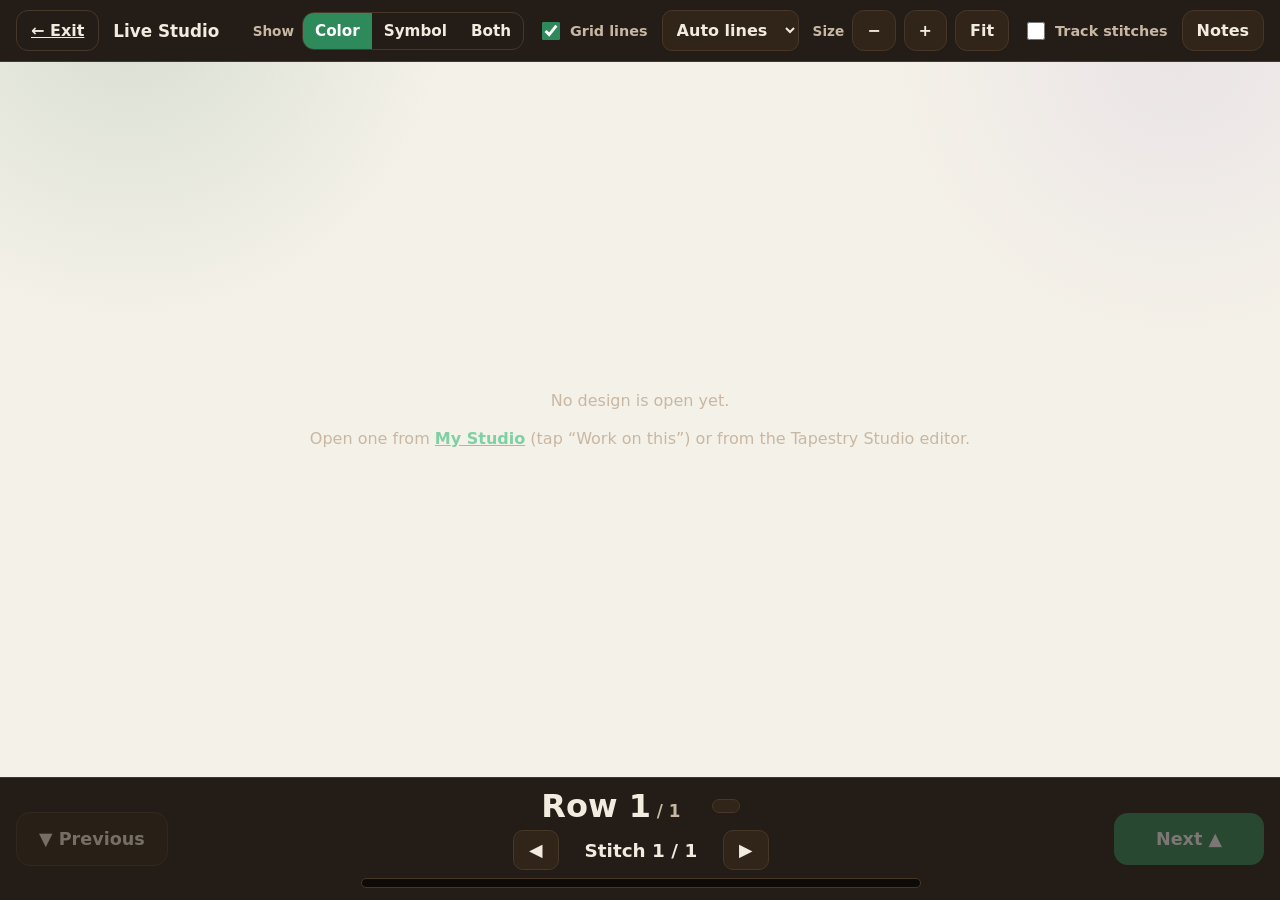
<file: FiberOS V1 Main/live-studio.html>
<!doctype html>
<html lang="en">
<head>
  <meta charset="utf-8">
  <meta name="viewport" content="width=device-width,initial-scale=1,maximum-scale=1">
  <title>FiberOS — Live Studio</title>
  <link rel="stylesheet" href="shared.css">
  <link rel="stylesheet" href="fiberos-green.css">
  <style>
    /* Live Studio: a distraction-free, full-screen follow-along view. Dark by design so
       the active row pops. Reuses the app's project data; it never edits the design. */
    :root{ --ls-bg:#181310; --ls-panel:#241d17; --ls-line:#463729; --ls-ink:#f2ebe0; --ls-muted:#c8b7a3; --ls-accent:#2f8a5b; --ls-ring:#ffd36b; }
    html,body{height:100%}
    body.ls-body{margin:0;background:var(--ls-bg);color:var(--ls-ink);font-family:Inter,ui-sans-serif,system-ui,-apple-system,"Segoe UI",sans-serif;overflow:hidden}
    .ls-app{display:flex;flex-direction:column;height:100vh;height:100dvh}
    /* Top control bar */
    .ls-top{display:flex;align-items:center;gap:14px;flex-wrap:wrap;padding:10px 16px;background:var(--ls-panel);border-bottom:1px solid var(--ls-line)}
    .ls-top .ls-title{font-weight:800;font-size:1.05rem;white-space:nowrap;overflow:hidden;text-overflow:ellipsis;max-width:36vw}
    .ls-spacer{flex:1}
    .ls-ctl{display:flex;align-items:center;gap:8px}
    .ls-ctl label{color:var(--ls-muted);font-size:.85rem;font-weight:700}
    .ls-btn{border:1px solid var(--ls-line);background:#302518;color:var(--ls-ink);border-radius:12px;padding:10px 14px;font-weight:700;cursor:pointer;font-size:1rem}
    .ls-btn:hover{background:#3a2c1d}
    .ls-btn.ghost{background:transparent}
    .ls-seg{display:inline-flex;border:1px solid var(--ls-line);border-radius:12px;overflow:hidden}
    .ls-seg button{border:none;background:transparent;color:var(--ls-ink);padding:9px 12px;font-weight:700;cursor:pointer;font-size:.95rem}
    .ls-seg button.on{background:var(--ls-accent);color:#fff}
    .ls-select{border:1px solid var(--ls-line);background:#302518;color:var(--ls-ink);border-radius:10px;padding:9px 10px;font-weight:700}
    .ls-check{display:inline-flex;align-items:center;gap:7px;color:var(--ls-muted);font-weight:700;font-size:.9rem;cursor:pointer}
    .ls-check input{width:18px;height:18px;accent-color:var(--ls-accent)}
    /* Row recipe: a slim horizontal strip above the grid so the chart gets full width. */
    .ls-counts{display:flex;align-items:center;gap:10px;padding:9px 16px;background:var(--ls-panel);border-bottom:1px solid var(--ls-line);overflow-x:auto;overflow-y:hidden;white-space:nowrap}
    .ls-counts:empty{display:none}
    .ls-chead{flex:none;margin-right:4px;line-height:1.15}
    .ls-chead b{font-size:1.05rem}
    .ls-chead small{display:block;color:var(--ls-muted);font-weight:600;font-size:.76rem}
    .ls-run{flex:none;display:inline-flex;align-items:center;gap:8px;padding:6px 11px;border:1px solid var(--ls-line);border-radius:999px}
    .ls-run .sw{width:24px;height:24px;border-radius:6px;border:1px solid rgba(255,255,255,.25);flex:none;display:grid;place-items:center;font-size:.85rem;color:#111}
    .ls-run .cnt{font-weight:800;font-size:1.05rem}
    .ls-run .nm{font-weight:600}
    /* Main: grid gets everything */
    .ls-main{flex:1;min-height:0;display:flex;padding:12px 16px}
    .ls-gridwrap{flex:1;min-width:0;overflow:auto;background:#0d0a08;border:1px solid var(--ls-line);border-radius:16px;display:flex;justify-content:center;align-items:flex-start}
    #lsCanvas{display:block;image-rendering:pixelated}
    /* Bottom row navigator */
    .ls-bottom{display:flex;align-items:center;gap:14px;padding:12px 16px;background:var(--ls-panel);border-top:1px solid var(--ls-line)}
    .ls-nav{flex:none;border:none;border-radius:14px;padding:16px 22px;font-weight:800;font-size:1.1rem;cursor:pointer;background:var(--ls-accent);color:#fff;min-width:150px}
    .ls-nav.secondary{background:#302518;color:var(--ls-ink);border:1px solid var(--ls-line)}
    .ls-nav:disabled{opacity:.4;cursor:not-allowed}
    .ls-status{flex:1;min-width:0;display:flex;flex-direction:column;align-items:center;gap:8px}
    .ls-statline{display:flex;align-items:center;gap:16px;flex-wrap:wrap;justify-content:center}
    .ls-rownum{font-weight:800;font-size:2rem;line-height:1}
    .ls-rownum small{font-size:1.05rem;color:var(--ls-muted);font-weight:700}
    .ls-dir{font-weight:800;font-size:1.2rem;color:var(--ls-ring);white-space:nowrap}
    .ls-changes{font-weight:700;font-size:1rem;background:#302518;border:1px solid var(--ls-line);border-radius:999px;padding:6px 13px;white-space:nowrap}
    .ls-bar{width:min(560px,85%);height:10px;border-radius:999px;background:#0d0a08;border:1px solid var(--ls-line);overflow:hidden}
    .ls-bar > i{display:block;height:100%;background:var(--ls-accent)}
    .ls-empty{margin:auto;text-align:center;color:var(--ls-muted);padding:40px}
    .ls-empty a{color:#7fd0a4;font-weight:800}
    /* Stitch tracking + notes */
    .ls-stitchline{display:flex;align-items:center;gap:12px;justify-content:center}
    .ls-sbtn{border:1px solid var(--ls-line);background:#302518;color:var(--ls-ink);border-radius:10px;width:46px;height:40px;font-size:1.1rem;font-weight:800;cursor:pointer}
    .ls-sbtn:hover{background:#3a2c1d}
    .ls-stitchnum{font-weight:800;font-size:1.15rem;min-width:140px;text-align:center}
    .ls-rownote{max-width:min(680px,92%);color:#ffe4b0;font-weight:600;font-size:.95rem;background:#33291d;border:1px solid var(--ls-line);border-radius:10px;padding:6px 12px;text-align:center}
    #lsNotesBtn{position:relative}
    #lsNotesBtn.has-notes::after{content:"";position:absolute;top:5px;right:5px;width:9px;height:9px;border-radius:50%;background:var(--ls-accent)}
    .ls-modal{position:fixed;inset:0;background:rgba(0,0,0,.55);display:none;align-items:center;justify-content:center;z-index:50;padding:20px}
    .ls-modal.show{display:flex}
    .ls-modalpanel{background:var(--ls-panel);color:var(--ls-ink);border:1px solid var(--ls-line);border-radius:16px;max-width:520px;width:100%;box-shadow:0 24px 60px rgba(0,0,0,.5);display:flex;flex-direction:column;max-height:86vh}
    .ls-modalhead{display:flex;justify-content:space-between;align-items:center;padding:14px 18px;border-bottom:1px solid var(--ls-line)}
    .ls-modalhead h3{margin:0}
    .ls-modalclose{border:1px solid var(--ls-line);background:#302518;color:var(--ls-ink);border-radius:10px;width:34px;height:34px;font-size:1.1rem;cursor:pointer}
    .ls-modalbody{padding:16px 18px;overflow:auto;display:flex;flex-direction:column;gap:14px}
    .ls-modalbody label{font-weight:700;display:block;margin-bottom:6px}
    .ls-modalbody textarea{width:100%;box-sizing:border-box;min-height:80px;resize:vertical;background:#1b1611;color:var(--ls-ink);border:1px solid var(--ls-line);border-radius:10px;padding:10px;font:inherit}
    @media (max-width: 820px){
      .ls-top .ls-title{max-width:100%}
      .ls-nav{min-width:104px;padding:14px 12px;font-size:1rem}
      .ls-rownum{font-size:1.6rem}
      .ls-dir{font-size:1.05rem}
    }
  </style>
  <link rel="icon" href="favicon.ico" sizes="any">
  <link rel="icon" type="image/png" sizes="32x32" href="favicon-32.png" media="(prefers-color-scheme: light)">
  <link rel="icon" type="image/png" sizes="16x16" href="favicon-16.png" media="(prefers-color-scheme: light)">
  <link rel="icon" type="image/png" sizes="32x32" href="favicon-dark-32.png" media="(prefers-color-scheme: dark)">
  <link rel="icon" type="image/png" sizes="16x16" href="favicon-dark-16.png" media="(prefers-color-scheme: dark)">
  <link rel="apple-touch-icon" href="apple-touch-icon.png">
  <link rel="manifest" href="site.webmanifest">
  <meta name="theme-color" content="#1C4A2E">
</head>
<body class="ls-body">
  <div class="ls-app" id="lsApp">
    <div class="ls-top">
      <a class="ls-btn ghost" id="lsExit" href="my-studio.html">← Exit</a>
      <span class="ls-title" id="lsTitle">Live Studio</span>
      <span class="ls-spacer"></span>
      <div class="ls-ctl">
        <label>Show</label>
        <div class="ls-seg" id="lsDisplay">
          <button data-mode="color" class="on">Color</button>
          <button data-mode="symbol">Symbol</button>
          <button data-mode="both">Both</button>
        </div>
      </div>
      <label class="ls-check"><input type="checkbox" id="lsGridToggle" checked> Grid lines</label>
      <select class="ls-select" id="lsGridColor" title="Grid line color">
        <option value="auto">Auto lines</option>
        <option value="dark">Dark lines</option>
        <option value="light">Light lines</option>
      </select>
      <div class="ls-ctl">
        <label>Size</label>
        <button class="ls-btn" id="lsZoomOut" title="Smaller cells">−</button>
        <button class="ls-btn" id="lsZoomIn" title="Bigger cells">+</button>
        <button class="ls-btn" id="lsFit" title="Fit width">Fit</button>
      </div>
      <label class="ls-check"><input type="checkbox" id="lsStitchToggle"> Track stitches</label>
      <button class="ls-btn" id="lsNotesBtn" title="Notes for this design">Notes</button>
    </div>

    <div class="ls-counts" id="lsCounts"></div>
    <div class="ls-main" id="lsMain">
      <div class="ls-gridwrap" id="lsGridWrap"><canvas id="lsCanvas"></canvas></div>
    </div>

    <div class="ls-bottom">
      <button class="ls-nav secondary" id="lsPrev">▼ Previous</button>
      <div class="ls-status">
        <div class="ls-statline">
          <span class="ls-rownum" id="lsRowNum">Row 1<small> / 1</small></span>
          <span class="ls-dir" id="lsDir"></span>
          <span class="ls-changes" id="lsChanges"></span>
        </div>
        <div class="ls-stitchline" id="lsStitchLine" hidden>
          <button class="ls-sbtn" id="lsStitchPrev" aria-label="Previous stitch">◀</button>
          <span class="ls-stitchnum" id="lsStitchNum">Stitch 1 / 1</span>
          <button class="ls-sbtn" id="lsStitchNext" aria-label="Next stitch">▶</button>
        </div>
        <div class="ls-rownote" id="lsRowNote" hidden></div>
        <div class="ls-bar"><i id="lsBar" style="width:0%"></i></div>
      </div>
      <button class="ls-nav" id="lsNext">Next ▲</button>
    </div>
  </div>

  <div class="ls-modal" id="lsNotesOverlay">
    <div class="ls-modalpanel">
      <div class="ls-modalhead"><h3>Notes</h3><button class="ls-modalclose" id="lsNotesCloseBtn" aria-label="Close">×</button></div>
      <div class="ls-modalbody">
        <div><label for="lsRowNoteInput">Note for Row <span id="lsNoteRowNum">1</span></label><textarea id="lsRowNoteInput" placeholder="e.g. decrease here, switch hooks…"></textarea></div>
        <div><label for="lsDesignNoteInput">Design notes</label><textarea id="lsDesignNoteInput" placeholder="General reminders for this whole design…"></textarea></div>
      </div>
    </div>
  </div>

  <script src="shared.js"></script>
  <script src="app/yarn-weights.js"></script>
  <script src="app/project-schema.js"></script>
  <script src="app/project-migrate.js"></script>
  <script src="app/project-repository.js"></script>
  <script>
  (function(){
    'use strict';
    function $(id){ return document.getElementById(id); }
    function norm(h){ h=String(h==null?'':h).trim(); if(!h) return '#000000'; if(h[0]!=='#') h='#'+h; return h.toUpperCase(); }
    function isBg(hex){ var h=norm(hex); return h==='#FFFFFF' || h==='#FFF' || h==='#FFFAF6'; }
    function lum(hex){ var h=norm(hex).replace('#',''); if(h.length===3) h=h.split('').map(function(c){return c+c;}).join(''); var r=parseInt(h.slice(0,2),16)||0,g=parseInt(h.slice(2,4),16)||0,b=parseInt(h.slice(4,6),16)||0; return (.299*r+.587*g+.114*b); }
    function ink(hex){ return lum(hex) > 150 ? '#1a1a1a' : '#ffffff'; }

    // ---- Load the active project. My Studio sets the rich V1 active; the editor sets the
    // legacy active. A one-shot flag tells us which the user just launched from so we always
    // open the freshest design. ----
    function fromV1(){
      var Repo = window.FiberOSRepo, p = null;
      try { p = Repo && Repo.getActive ? Repo.getActive() : null; } catch(e){}
      if (p && p.chart && Array.isArray(p.chart.grid) && p.chart.grid.length) {
        return { id: p.id || 'active', name: p.name || 'Untitled design', grid: p.chart.grid,
          rowDirection: (p.chart && p.chart.rowDirection) || 'odd-rtl', paletteRaw: (p.palette || []) };
      }
      return null;
    }
    function fromLegacy(){
      var legacy = null;
      try { legacy = JSON.parse(localStorage.getItem('fiberosActiveProject') || 'null'); } catch(e){}
      if (legacy && Array.isArray(legacy.grid) && legacy.grid.length) {
        return { id: legacy.id || 'active', name: legacy.name || 'Untitled design', grid: legacy.grid,
          rowDirection: legacy.rowDirection || 'odd-rtl',
          paletteRaw: (legacy.palette || []).map(function(e){ return { chartHex: e.hex || e.chartHex, displayName: e.name || e.displayName, symbol: e.symbol }; }) };
      }
      return null;
    }
    function loadProject(){
      var from = ''; try { from = sessionStorage.getItem('fiberos_live_from') || ''; } catch(e){}
      return from === 'editor' ? (fromLegacy() || fromV1()) : (fromV1() || fromLegacy());
    }

    var proj = loadProject();
    if (!proj) {
      $('lsMain').innerHTML = '<div class="ls-empty">No design is open yet.<br><br>Open one from <a href="my-studio.html">My Studio</a> (tap “Work on this”) or from the Tapestry Studio editor.</div>';
      $('lsPrev').disabled = true; $('lsNext').disabled = true;
      return;
    }

    var grid = proj.grid;
    var nRows = grid.length;
    var nCols = grid.reduce(function(m,r){ return Math.max(m, r.length); }, 0);
    var rowDir = proj.rowDirection === 'odd-ltr' ? 'odd-ltr' : 'odd-rtl';
    $('lsTitle').textContent = 'Live Studio — ' + proj.name;

    // ---- Color/symbol map (fill missing symbols + names so Symbol view always works) ----
    var SYMBOLS = (window.FiberOSSchema && FiberOSSchema.SYMBOLS) || ['●','▲','■','◆','✚','✦','○','△','□','◇','✕','✱','⬟','⬢','▰','▱'];
    var colorMap = {};
    (proj.paletteRaw || []).forEach(function(e){
      var hex = norm(e.chartHex || e.hex);
      if (!hex) return;
      colorMap[hex] = { hex: hex, name: (e.displayName || e.name || '').trim(), symbol: (e.symbol || '').trim() };
    });
    // distinct grid colors, most-used first (stable symbol assignment)
    var counts = {};
    for (var y=0;y<nRows;y++){ var row=grid[y]; for (var x=0;x<row.length;x++){ var k=norm(row[x]); counts[k]=(counts[k]||0)+1; } }
    var order = Object.keys(counts).sort(function(a,b){ return counts[b]-counts[a]; });
    var symIdx = 0, colIdx = 0;
    order.forEach(function(hex){
      if (!colorMap[hex]) colorMap[hex] = { hex:hex, name:'', symbol:'' };
      if (!colorMap[hex].symbol){ colorMap[hex].symbol = SYMBOLS[symIdx % SYMBOLS.length]; symIdx++; }
      if (!colorMap[hex].name){ colorMap[hex].name = isBg(hex) ? 'Background' : ('Color ' + (++colIdx)); }
    });
    function info(hex){ var k=norm(hex); return colorMap[k] || { hex:k, name:k, symbol:'' }; }

    // ---- Row model. Crochet row 1 = bottom = grid[nRows-1]; rows go up. ----
    function gridIndex(rowNum){ return nRows - rowNum; }
    function rowIsRTL(rowNum){ var isOdd = (rowNum % 2)===1; return (rowDir==='odd-rtl') ? isOdd : !isOdd; }
    function rowRuns(rowNum){
      var cells = (grid[gridIndex(rowNum)] || []).slice();
      if (rowIsRTL(rowNum)) cells.reverse(); // read in the order you crochet it
      var runs = [];
      cells.forEach(function(hex){
        var it = info(hex); var last = runs[runs.length-1];
        if (last && last.hex === it.hex) last.count++;
        else runs.push({ hex: it.hex, name: it.name, symbol: it.symbol, count: 1 });
      });
      return runs;
    }

    // ---- State ----
    var LKEY = 'fiberos.live.' + proj.id;
    var NKEY = LKEY + '.notes';
    function clampRow(n){ return Math.max(1, Math.min(nRows, n || 1)); }
    function loadProgress(){
      var raw = localStorage.getItem(LKEY); if(!raw) return { row:1, stitch:0 };
      try { var v = JSON.parse(raw);
        if (v && typeof v==='object') return { row: clampRow(v.row), stitch: Math.max(0, v.stitch||0) };
        if (typeof v==='number') return { row: clampRow(v), stitch:0 };
      } catch(e){}
      var n = parseInt(raw,10); return { row: isNaN(n)?1:clampRow(n), stitch:0 };
    }
    var _prog = loadProgress();
    var current = _prog.row;
    var stitchIdx = Math.max(0, Math.min(_prog.stitch, nCols-1));
    var stitchOn = false;
    var mode = 'color';           // color | symbol | both
    var showGrid = true;
    var gridColorMode = 'auto';   // auto | dark | light
    var cell = 0;                 // px, 0 = fit width
    var notes = loadNotes();
    function saveProgress(){ try { localStorage.setItem(LKEY, JSON.stringify({ row: current, stitch: stitchIdx })); } catch(e){} }
    function loadNotes(){ try { var v = JSON.parse(localStorage.getItem(NKEY) || 'null'); if(v && typeof v==='object') return { design: v.design||'', rows: v.rows||{} }; } catch(e){} return { design:'', rows:{} }; }
    function saveNotes(){ try { localStorage.setItem(NKEY, JSON.stringify(notes)); } catch(e){} }
    function hasAnyNotes(){ if((notes.design||'').trim()) return true; for(var k in notes.rows){ if((notes.rows[k]||'').trim()) return true; } return false; }
    // Which physical column a given stitch index maps to (stitches are worked in the row's direction).
    function stitchCol(rowNum, idx){ return rowIsRTL(rowNum) ? (nCols-1-idx) : idx; }
    function colToStitch(rowNum, col){ return rowIsRTL(rowNum) ? (nCols-1-col) : col; }
    function advanceStitch(dir){
      if(!stitchOn) return;
      var ni = stitchIdx + dir;
      if (ni >= nCols){ if(current < nRows){ current++; stitchIdx = 0; } else { stitchIdx = nCols-1; } }
      else if (ni < 0){ if(current > 1){ current--; stitchIdx = nCols-1; } else { stitchIdx = 0; } }
      else { stitchIdx = ni; }
      saveProgress(); refresh(true);
    }

    // ---- Sizing ----
    function fitCell(){ var wrap=$('lsGridWrap'); var avail = wrap.clientWidth - 4; return Math.max(6, Math.min(64, Math.floor(avail / Math.max(1,nCols)))); }
    function effectiveCell(){ return cell > 0 ? cell : fitCell(); }

    // ---- Draw ----
    var canvas = $('lsCanvas'), ctx = canvas.getContext('2d');
    function alphaFor(rowNum){ if (rowNum===current) return 1; var d=Math.abs(rowNum-current); return d===1 ? 0.42 : 0.07; }
    function gridStroke(hex){
      if (gridColorMode==='dark') return 'rgba(0,0,0,.5)';
      if (gridColorMode==='light') return 'rgba(255,255,255,.5)';
      return lum(hex) > 150 ? 'rgba(0,0,0,.28)' : 'rgba(255,255,255,.28)';
    }
    function draw(){
      var c = effectiveCell();
      canvas.width = nCols * c; canvas.height = nRows * c;
      ctx.clearRect(0,0,canvas.width,canvas.height);
      ctx.textAlign='center'; ctx.textBaseline='middle';
      var fpx = Math.max(7, Math.floor(c*0.62));
      ctx.font = '700 ' + fpx + 'px Inter, system-ui, sans-serif';
      for (var gi=0; gi<nRows; gi++){
        var rowNum = nRows - gi;
        var a = alphaFor(rowNum);
        var row = grid[gi];
        for (var x=0; x<nCols; x++){
          var hex = norm(row[x] != null ? row[x] : '#FFFAF6');
          var px = x*c, py = gi*c;
          ctx.globalAlpha = a;
          ctx.fillStyle = (mode==='symbol') ? '#fbf7f0' : hex;
          ctx.fillRect(px, py, c, c);
          if (showGrid && c >= 6){ ctx.strokeStyle = gridStroke(mode==='symbol' ? '#fbf7f0' : hex); ctx.lineWidth = 1; ctx.strokeRect(px+0.5, py+0.5, c-1, c-1); }
          if (mode!=='color' && c >= 12){ var it=info(hex); if (it.symbol){ ctx.fillStyle = (mode==='symbol') ? '#1a1a1a' : ink(hex); ctx.fillText(it.symbol, px + c/2, py + c/2 + 1); } }
        }
      }
      // Active-row highlight ring
      ctx.globalAlpha = 1;
      var ay = gridIndex(current) * c;
      ctx.strokeStyle = 'var(--ls-ring)'; ctx.strokeStyle = '#ffd36b';
      ctx.lineWidth = Math.max(2, Math.round(c*0.14));
      ctx.strokeRect(0 + ctx.lineWidth/2, ay + ctx.lineWidth/2, nCols*c - ctx.lineWidth, c - ctx.lineWidth);
      // Single-stitch cursor (when tracking stitches)
      if (stitchOn){
        var scol = stitchCol(current, stitchIdx);
        var sx = scol*c, sy = gridIndex(current)*c;
        ctx.globalAlpha = 1;
        ctx.fillStyle = 'rgba(57,208,255,.30)'; ctx.fillRect(sx, sy, c, c);
        ctx.strokeStyle = '#39d0ff'; ctx.lineWidth = Math.max(2, Math.round(c*0.18));
        ctx.strokeRect(sx + ctx.lineWidth/2, sy + ctx.lineWidth/2, c - ctx.lineWidth, c - ctx.lineWidth);
      }
    }

    function scrollToActive(){
      var wrap=$('lsGridWrap'); var c=effectiveCell();
      var target = gridIndex(current)*c + c/2 - wrap.clientHeight/2;
      wrap.scrollTop = Math.max(0, target);
    }

    function renderCounts(){
      var runs = rowRuns(current);
      var html = '';
      runs.forEach(function(r){
        var sym = (mode!=='color' && r.symbol) ? r.symbol : '';
        html += '<span class="ls-run">' +
          '<span class="sw" style="background:' + r.hex + ';color:' + ink(r.hex) + '">' + (sym||'') + '</span>' +
          '<span class="cnt">' + r.count + '</span>' +
          '<span class="nm">' + (r.name || r.hex) + '</span>' +
        '</span>';
      });
      $('lsCounts').innerHTML = html;
      var ch = $('lsChanges'); if (ch) ch.textContent = runs.length + ' color change' + (runs.length===1?'':'s');
    }

    function updateNav(){
      $('lsRowNum').innerHTML = 'Row ' + current + '<small> / ' + nRows + '</small>';
      $('lsDir').textContent = rowIsRTL(current) ? '← Right to Left' : 'Left to Right →';
      $('lsBar').style.width = (100 * current / nRows) + '%';
      $('lsPrev').disabled = current <= 1;
      $('lsNext').disabled = current >= nRows;
      var sl = $('lsStitchLine');
      if (sl){ sl.hidden = !stitchOn; }
      if (stitchOn){ var sn = $('lsStitchNum'); if(sn) sn.textContent = 'Stitch ' + (stitchIdx+1) + ' / ' + nCols; }
      var rn = $('lsRowNote');
      if (rn){ var note = (notes.rows[current] || '').trim(); if(note){ rn.hidden = false; rn.textContent = 'Row note: ' + note; } else { rn.hidden = true; rn.textContent = ''; } }
    }

    function refresh(reScroll){ draw(); renderCounts(); updateNav(); if (reScroll) scrollToActive(); }
    function goto(n){ var t = clampRow(n); if (t===current){ return; } current = t; stitchIdx = 0; saveProgress(); refresh(true); }

    // ---- Controls ----
    $('lsNext').onclick = function(){ goto(current+1); };
    $('lsPrev').onclick = function(){ goto(current-1); };
    document.addEventListener('keydown', function(e){
      if (document.getElementById('lsNotesOverlay').classList.contains('show')) return; // typing a note
      if (e.key==='ArrowUp'){ e.preventDefault(); goto(current+1); }
      else if (e.key==='ArrowDown'){ e.preventDefault(); goto(current-1); }
      else if (e.key==='ArrowRight'){ if(stitchOn){ e.preventDefault(); advanceStitch(1); } }
      else if (e.key==='ArrowLeft'){ if(stitchOn){ e.preventDefault(); advanceStitch(-1); } }
    });
    // Tap a cell: jump to that row (and, when tracking stitches, that stitch).
    canvas.addEventListener('click', function(e){
      var rect = canvas.getBoundingClientRect();
      var c = effectiveCell();
      var gi = Math.floor((e.clientY - rect.top) * (canvas.height/rect.height) / c);
      var col = Math.floor((e.clientX - rect.left) * (canvas.width/rect.width) / c);
      var rowNum = clampRow(nRows - gi);
      if (stitchOn){ current = rowNum; stitchIdx = Math.max(0, Math.min(nCols-1, colToStitch(rowNum, col))); saveProgress(); refresh(true); }
      else { goto(rowNum); }
    });
    // Display mode
    $('lsDisplay').querySelectorAll('button').forEach(function(b){
      b.onclick = function(){ mode = b.dataset.mode; $('lsDisplay').querySelectorAll('button').forEach(function(x){ x.classList.toggle('on', x===b); }); draw(); renderCounts(); };
    });
    $('lsGridToggle').onchange = function(){ showGrid = this.checked; draw(); };
    $('lsGridColor').onchange = function(){ gridColorMode = this.value; draw(); };
    $('lsZoomIn').onclick = function(){ cell = Math.min(64, effectiveCell()+4); refresh(true); };
    $('lsZoomOut').onclick = function(){ cell = Math.max(6, effectiveCell()-4); refresh(true); };
    $('lsFit').onclick = function(){ cell = 0; refresh(true); };
    window.addEventListener('resize', function(){ if (cell===0) refresh(true); });

    // ---- Stitch tracking toggle + stepper ----
    $('lsStitchToggle').onchange = function(){ stitchOn = this.checked; if(stitchOn) stitchIdx = Math.max(0, Math.min(stitchIdx, nCols-1)); saveProgress(); refresh(true); };
    $('lsStitchNext').onclick = function(){ advanceStitch(1); };
    $('lsStitchPrev').onclick = function(){ advanceStitch(-1); };

    // ---- Notes (autosaved per design, plus a per-row note) ----
    function refreshNotesUI(){ $('lsNotesBtn').classList.toggle('has-notes', hasAnyNotes()); }
    $('lsNotesBtn').onclick = function(){
      $('lsNoteRowNum').textContent = current;
      $('lsRowNoteInput').value = notes.rows[current] || '';
      $('lsDesignNoteInput').value = notes.design || '';
      $('lsNotesOverlay').classList.add('show');
      setTimeout(function(){ try { $('lsRowNoteInput').focus(); } catch(e){} }, 30);
    };
    $('lsNotesCloseBtn').onclick = function(){ $('lsNotesOverlay').classList.remove('show'); };
    $('lsNotesOverlay').addEventListener('click', function(e){ if(e.target===this) this.classList.remove('show'); });
    $('lsRowNoteInput').addEventListener('input', function(){
      var v = this.value; if(v.trim()) notes.rows[current] = v; else delete notes.rows[current];
      saveNotes(); refreshNotesUI();
      var rn = $('lsRowNote'); var note = (notes.rows[current]||'').trim();
      if(rn){ if(note){ rn.hidden=false; rn.textContent='Row note: '+note; } else { rn.hidden=true; rn.textContent=''; } }
    });
    $('lsDesignNoteInput').addEventListener('input', function(){ notes.design = this.value; saveNotes(); refreshNotesUI(); });
    refreshNotesUI();

    // ---- Screen wake lock (prevent sleep while working). Safe: only affects sleep,
    // silently no-ops if unsupported or blocked. ----
    var wakeLock = null;
    function requestWake(){ try { if ('wakeLock' in navigator){ navigator.wakeLock.request('screen').then(function(w){ wakeLock=w; }).catch(function(){ wakeLock=null; }); } } catch(e){ wakeLock=null; } }
    function releaseWake(){ try { if (wakeLock) wakeLock.release(); } catch(e){} wakeLock=null; }
    document.addEventListener('visibilitychange', function(){ if (document.visibilityState==='visible') requestWake(); });
    window.addEventListener('pagehide', releaseWake);
    requestWake();

    // Go
    refresh(true);
  })();
  </script>
</body>
</html>
</file>
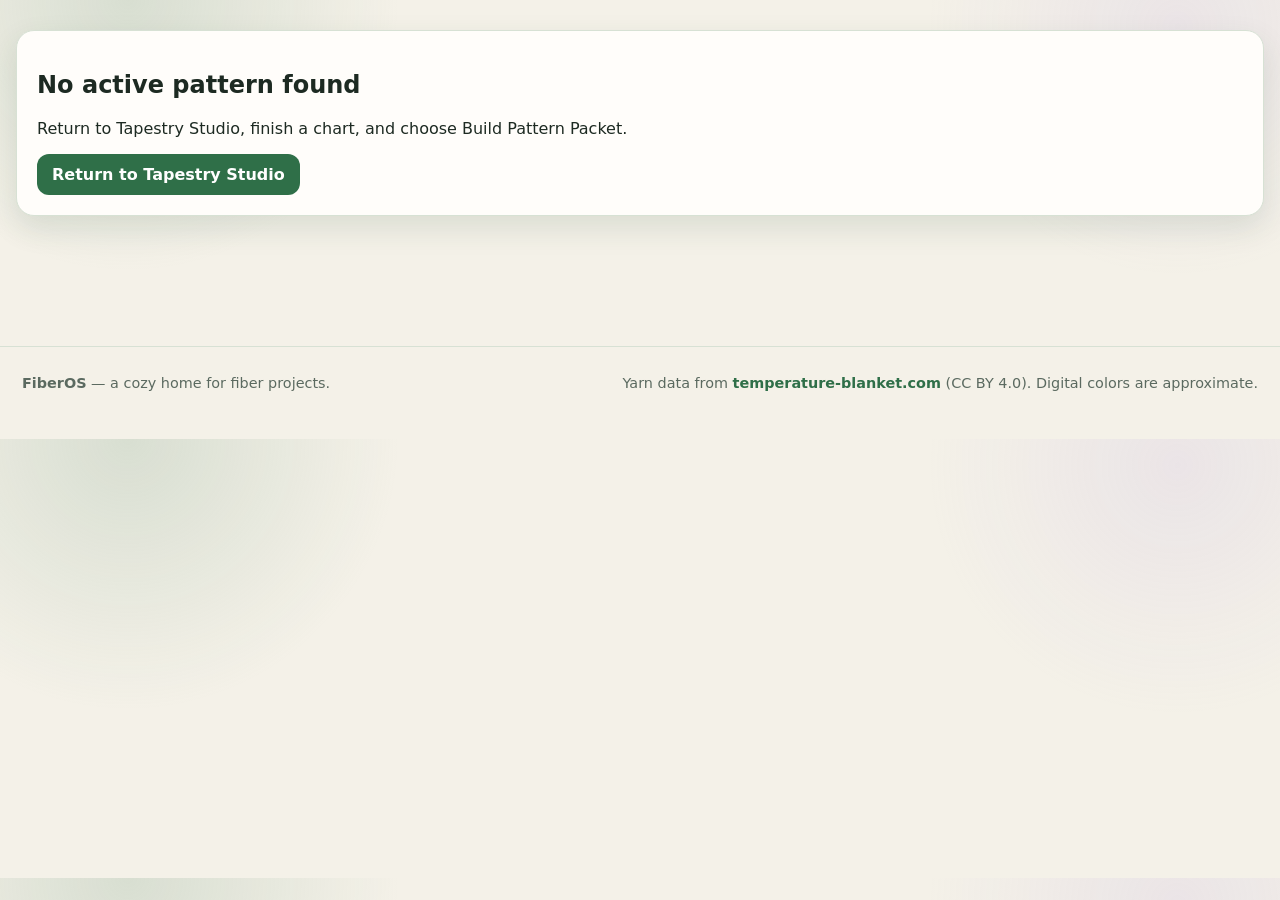
<file: FiberOS V1 Main/pattern-packet.html>
<!doctype html><html><head><meta charset="utf-8"><meta name="viewport" content="width=device-width,initial-scale=1"><title>FiberOS Pattern Packet</title><link rel="stylesheet" href="shared.css">
  <link rel="stylesheet" href="fiberos-green.css"><style>
.chart-stack{display:grid;gap:14px;align-items:start}.chart-stack .chart-canvas{display:block;width:auto;height:auto;max-width:100%;margin:0 auto}.legend{max-width:100%;display:grid;grid-template-columns:repeat(auto-fit,minmax(150px,1fr));gap:4px 12px}.legend h3{grid-column:1/-1}.tile-summary{font-size:.9rem;color:#666}
@media print{
  @page{size:auto;margin:.35in}
  html,body{background:#fff!important}
  .paper{box-sizing:border-box!important;width:100%!important;min-height:0!important;height:auto!important;margin:0!important;padding:.35in!important;box-shadow:none!important;break-after:page!important;page-break-after:always!important;overflow:hidden!important}
  .paper:last-child{break-after:auto!important;page-break-after:auto!important}
  .chart-canvas{max-width:100%!important;max-height:7.1in!important;width:auto!important;height:auto!important;object-fit:contain!important}
  .packet-table{font-size:10px}.packet-table th,.packet-table td{padding:5px!important}
  .instructions{font-size:10px;line-height:1.3}.instructions.large{font-size:15px!important;line-height:1.55!important}.instructions.alt .instruction-row:nth-child(even){background:#eee!important}
}

.yarn-search-wrap{position:relative;margin-top:10px}.yarn-results{position:absolute;z-index:30;left:0;right:0;top:100%;max-height:290px;overflow:auto;background:#fff;border:1px solid var(--line);border-radius:12px;box-shadow:var(--shadow);padding:6px;margin-top:5px}.yarn-result{width:100%;display:grid;grid-template-columns:28px 1fr;gap:9px;align-items:center;text-align:left;border:0;background:transparent;padding:9px;border-radius:9px;cursor:pointer;color:var(--ink)}.yarn-result:hover,.yarn-result:focus{background:var(--surface2)}.yarn-result small{display:block;color:var(--muted);line-height:1.3}.yarn-selected{margin-top:8px;padding:9px;border-radius:10px;background:var(--surface2);font-size:.82rem}.yarn-match-actions{display:flex;gap:7px;flex-wrap:wrap;margin-top:8px}.yarn-empty{padding:12px;color:var(--muted);font-size:.85rem}.setting-preview{margin-top:14px;padding:12px;border:1px solid var(--line);border-radius:12px;background:#fff}.setting-preview strong{display:block;margin-bottom:7px}.setting-preview .sample-row{padding:5px 7px;border-radius:6px;font-family:ui-monospace,SFMono-Regular,Menlo,monospace;font-size:12px}.setting-preview.large .sample-row{font-size:17px;line-height:1.5}.setting-preview.alt .sample-row:nth-child(even){background:#eee}.applied-note{margin-top:9px;color:var(--green);font-size:.82rem;font-weight:800}
</style>  <link rel="icon" href="favicon.ico" sizes="any">
  <link rel="icon" type="image/png" sizes="32x32" href="favicon-32.png" media="(prefers-color-scheme: light)">
  <link rel="icon" type="image/png" sizes="16x16" href="favicon-16.png" media="(prefers-color-scheme: light)">
  <link rel="icon" type="image/png" sizes="32x32" href="favicon-dark-32.png" media="(prefers-color-scheme: dark)">
  <link rel="icon" type="image/png" sizes="16x16" href="favicon-dark-16.png" media="(prefers-color-scheme: dark)">
  <link rel="apple-touch-icon" href="apple-touch-icon.png">
  <link rel="manifest" href="site.webmanifest">
  <meta name="theme-color" content="#1C4A2E">
</head><body>
<header class="top"><div class="topin"><a class="brand" href="index.html"><img src="favicon-32.png" alt="" width="26" height="26" style="vertical-align:-6px;margin-right:9px;border-radius:7px">FiberOS</a><div class="spacer"></div><nav class="nav"><a href="my-studio.html">My Studio</a></nav><button class="btn secondary" id="backToEditorBtn" type="button">← Back to editor</button><button class="btn ghost small js-help" type="button">Help</button><button class="btn" id="printBtn">Print / Save Packet PDF</button></div></header>
<main class="wrap"><section class="hero"><div><span class="pill">Professional pattern packet</span><h1>Customize your pattern packet</h1><div class="sub">Prepare Project Essentials, chart pages, the color key, and written instructions as one complete printable packet.</div></div></section>
<div class="packet-layout"><aside class="controls grid"><section class="card"><h3>Project details</h3><div class="field"><label>Project name</label><input id="projectName"></div><div class="grid two" style="margin-top:12px"><div class="field"><label>Finished width</label><input id="finishedW" placeholder="e.g. 42 in"></div><div class="field"><label>Finished height</label><input id="finishedH" placeholder="e.g. 56 in"></div></div><h3 style="margin-top:18px">Gauge swatch</h3><div class="grid three"><div class="field"><label>Stitches</label><input id="gaugeSt" type="number" min="0"></div><div class="field"><label>Rows</label><input id="gaugeRows" type="number" min="0"></div><div class="field"><label>Measured size</label><input id="gaugeSize" placeholder="4 in"></div></div><div class="field" style="margin-top:12px"><label>Hook size</label><input id="hook" placeholder="Type now or leave blank to write by hand"></div><div class="field" style="margin-top:12px"><label>User notes</label><textarea id="notes" placeholder="Stitch Glossary: SC = single crochet, CH = chain
Additional Supplies: tapestry needle, scissors, stitch markers
User Notes:
Day 1: 2 hours 10 minutes — 12 rows
Day 2: 20 minutes — 1 row"></textarea></div></section>
<section class="card"><h3>Pattern contents</h3><p class="muted" style="margin-top:0">Choose the extra pages included in the finished packet.</p><div class="field" style="margin-top:12px"><label>Project photo</label><input id="projectPhoto" type="file" accept="image/*"></div><label class="row" style="margin-top:12px"><input id="blankGrid" type="checkbox"> Add blank grid page</label><label class="row" style="margin-top:10px"><input id="journalPage" type="checkbox"> Add lined project journal page</label></section>
<section class="card"><h3>Print settings</h3>
<h4>Page setup</h4><div class="field"><label>Visual style</label><select id="theme"><option value="minimal">Minimal</option><option value="modern">Modern</option><option value="dark">Dark</option><option value="printer">Printer-friendly</option></select></div><div class="field" style="margin-top:12px"><label>Orientation</label><select id="orientation"><option value="portrait">Portrait</option><option value="landscape">Landscape</option></select></div>
<h4 style="margin-top:20px">Chart layout</h4><div class="field"><label>Chart page layout</label><select id="chartLayout"><option value="fit" selected>Fit entire chart on one page (Recommended)</option><option value="easy">Easy-to-read pages</option><option value="pocket">Pocket-size pages</option><option value="custom">Custom page layout</option></select></div><div id="layoutReason" class="notice" style="margin-top:12px">Your chart will be scaled to fit one printable chart page.</div><div id="tileSettings" hidden style="margin-top:12px"><div class="grid two"><div class="field"><label>Maximum columns per page</label><input id="tileCols" type="number" min="10" max="200" value="50"></div><div class="field"><label>Maximum rows per page</label><input id="tileRows" type="number" min="10" max="200" value="50"></div></div></div>
<h4 style="margin-top:20px">Chart appearance</h4><div class="field"><label>Chart display</label><select id="chartMode"><option value="color">Color only (Recommended)</option><option value="symbol">Symbols only</option><option value="both">Color + symbols</option></select></div><div class="field" style="margin-top:12px"><label>Legend placement</label><select id="legendPlacement"><option value="top">Above chart (Recommended)</option><option value="bottom">Below chart</option></select></div>
<h4 style="margin-top:20px">Row direction and written instructions</h4>
<div class="field"><label>Row direction</label><select id="rowDirection"><option value="odd-rtl" selected>Odd rows: right to left</option><option value="odd-ltr">Odd rows: left to right</option></select></div>
<div class="field" style="margin-top:12px"><label>Instruction labels</label><select id="instructionMode"><option value="symbol">Symbols only</option><option value="color">Color names only</option><option value="yarn">Yarn names only</option><option value="symbol-color" selected>Symbols + color names</option><option value="symbol-yarn">Symbols + yarn names</option><option value="all">Symbols + color names + yarn names</option></select></div>
<label class="row" style="margin-top:14px"><input id="largeFont" type="checkbox"> Large-font accessibility mode</label><label class="row" style="margin-top:10px"><input id="altRows" type="checkbox"> Alternate shading for written rows</label><label class="row" style="margin-top:10px"><input id="compress" type="checkbox" checked> Compress repeated colors</label><div id="settingsPreview" class="setting-preview"><strong>Live instruction sample</strong><div class="sample-row" id="sampleRow1"></div><div class="sample-row" id="sampleRow2"></div><div id="appliedNote" class="applied-note">Compressed instructions are on.</div></div></section>
<section class="card"><h3>Color details</h3><div id="colorEditor"></div></section></aside><section class="preview-shell" id="preview"></section></div></main>
<script src="shared.js"></script><script src="app/help.js"></script>
<script>
  window.FiberOSHelp && FiberOSHelp.init({
    title: 'Pattern Packet — how this page works',
    intro: 'Customize and print your complete pattern.',
    sections: [
      { h: "What's included", p: 'Project essentials, chart pages, a color key with your matched yarns, and written row-by-row instructions.' },
      { h: 'Page setup', p: 'Choose a visual style and Portrait or Landscape orientation. Larger charts can tile across multiple pages.' },
      { h: 'Chart and legend', p: 'Control the chart layout, the color key/legend, row direction and labels, and turn on large font or shading if it is easier to read while you crochet.' },
      { h: 'Print or save', p: 'Click Print / Save Packet PDF, then choose your printer or "Save as PDF". Written instructions print on a clean white background.' }
    ]
  });
</script>
<script src="yarn-api.js"></script><script src="app/chart-renderer.js"></script><script>
let project=null;try{project=JSON.parse(sessionStorage.getItem('fiberosActiveProject')||'null')}catch{}project=project||FIBER.getActive()||FIBER.getProjects()[0]||null;if(!project?.grid?.length){document.body.innerHTML='<main class="wrap"><section class="card"><h1>No active pattern found</h1><p>Return to Tapestry Studio, finish a chart, and choose Build Pattern Packet.</p><a class="btn" href="studio.html">Return to Tapestry Studio</a></section></main>';throw new Error('No active pattern found');}const $=id=>document.getElementById(id);projectName.value=project.name||'Untitled project';notes.value=project.note||'';(function(){function norm(h){var s=String(h||'').trim().toLowerCase();if(/^#[0-9a-f]{3}$/.test(s))s='#'+s.slice(1).split('').map(function(c){return c+c;}).join('');if(!/^#[0-9a-f]{6}$/.test(s))return String(h||'').toUpperCase();var r=parseInt(s.slice(1,3),16),g=parseInt(s.slice(3,5),16),b=parseInt(s.slice(5,7),16);if(r>=246&&g>=246&&b>=246)return'#FFFFFF';return s.toUpperCase();}if(project.grid&&project.grid.length){project.grid=project.grid.map(function(r){return r.map(norm);});}var nc={};(project.grid||[]).forEach(function(r){r.forEach(function(h){nc[h]=(nc[h]||0)+1;});});if(project.palette&&project.palette.length){var seen={},out=[];project.palette.forEach(function(c){var h=norm(c.hex);if(seen[h]){if(nc[h]!=null)seen[h].count=nc[h];return;}var e=Object.assign({},c,{hex:h,count:nc[h]!=null?nc[h]:(c.count||0)});seen[h]=e;out.push(e);});project.palette=out;}})();let palette=(project.palette?.length?project.palette:FIBER.colors(project.grid)).map((x,i)=>({...x,name:x.name||`Color ${i+1}`,brand:x.brand||'Unassigned',symbol:FIBER.symbols[i%FIBER.symbols.length]}));
let yarnColorways=[];
const yarnApiReady=window.FiberOSYarnAPI.load().then(({colorways})=>{yarnColorways=[...colorways];return yarnColorways}).catch(error=>{console.error(error);return []});
const weightNames={t:'Thread',c:'Cobweb',l:'Lace',lf:'Light Fingering',f:'Fingering',s:'Sport',d:'DK',w:'Worsted',a:'Aran',b:'Bulky',sb:'Super Bulky',j:'Jumbo'};
function norm(v){return String(v||'').toLowerCase().normalize('NFD').replace(/[\u0300-\u036f]/g,'').trim()}
function hexRgb(h){h=String(h||'').replace('#','');return [parseInt(h.slice(0,2),16)||0,parseInt(h.slice(2,4),16)||0,parseInt(h.slice(4,6),16)||0]}
function yarnDistance(a,b){const x=hexRgb(a),y=hexRgb(b);return Math.hypot(x[0]-y[0],x[1]-y[1],x[2]-y[2])}
function yarnLabel(y){return `${y.name} · ${y.brandName} · ${y.yarnName||'Yarn line not listed'} · ${weightNames[y.yarnWeightId]||y.yarnWeightId||'Weight not listed'}`}
function findYarns(query,hex){const q=norm(query),terms=q.split(/\s+/).filter(Boolean);return yarnColorways.map(y=>{const hay=norm(`${y.name} ${y.brandName} ${y.yarnName} ${weightNames[y.yarnWeightId]||''}`);let textScore=0;if(q){if(hay.startsWith(q))textScore+=100;if(hay.includes(q))textScore+=65;terms.forEach(t=>{if(hay.includes(t))textScore+=20})}const dist=yarnDistance(hex,y.hex);return {y,score:(q?textScore*10:0)-dist}}).filter(x=>!q||x.score>-260).sort((a,b)=>b.score-a.score).slice(0,12).map(x=>x.y)}
function selectYarn(i,y){const c=palette[i],oldHex=c.hex;project.grid=project.grid.map(r=>r.map(h=>h.toLowerCase()===oldHex.toLowerCase()?y.hex:h));c.hex=y.hex;c.name=y.name;c.brand=y.brandName;c.yarnName=y.yarnName||'';c.yarnWeightName=weightNames[y.yarnWeightId]||y.yarnWeightId||'';c.href=y.href||'';buildColorEditor();render()}
async function showYarnResults(i,query,closestOnly=false){await yarnApiReady;const box=document.querySelector(`[data-yarn-results="${i}"]`);if(!box)return;const matches=findYarns(closestOnly?'':query,palette[i].hex);box.innerHTML=matches.length?matches.map((y,j)=>`<button type="button" class="yarn-result" data-yarn-pick="${i}" data-yarn-index="${j}"><span class="swatch" style="background:${y.hex}"></span><span><strong>${FIBER.escape(y.name)}</strong><small>${FIBER.escape(y.brandName)} · ${FIBER.escape(y.yarnName||'Yarn line not listed')} · ${FIBER.escape(weightNames[y.yarnWeightId]||y.yarnWeightId||'Weight not listed')} · ${y.hex}</small></span></button>`).join(''):`<div class="yarn-empty">No matching yarns. Try a brand, color name, or yarn line.</div>`;box.hidden=false;box.querySelectorAll('[data-yarn-pick]').forEach((btn,j)=>btn.onclick=()=>selectYarn(i,matches[j]))}
function buildColorEditor(){colorEditor.innerHTML=palette.map((c,i)=>`<div class="card" style="padding:12px;margin-bottom:10px;box-shadow:none"><div class="row"><span class="swatch" style="background:${c.hex}"></span><strong>${c.symbol}</strong><span>${c.count.toLocaleString()} stitches</span></div><div class="yarn-search-wrap"><div class="field"><label>Match an actual yarn</label><input data-yarn-search="${i}" placeholder="Search color, brand, or yarn line" autocomplete="off"></div><div class="yarn-match-actions"><button type="button" class="btn secondary small" data-closest-yarn="${i}">Show closest colors</button></div><div class="yarn-results" data-yarn-results="${i}" hidden></div></div>${c.yarnName?`<div class="yarn-selected"><strong>${FIBER.escape(c.name)}</strong><br>${FIBER.escape(c.brand)} · ${FIBER.escape(c.yarnName)}${c.yarnWeightName?` · ${FIBER.escape(c.yarnWeightName)}`:''}<br>${c.hex}</div>`:''}<div class="grid two" style="margin-top:10px"><div class="field"><label>Color name</label><input data-i="${i}" data-k="name" value="${FIBER.escape(c.name)}"></div><div class="field"><label>Yarn brand</label><input data-i="${i}" data-k="brand" value="${FIBER.escape(c.brand)}"></div></div><div class="field" style="margin-top:10px"><label>Chart / yarn hex</label><input data-i="${i}" data-k="hex" value="${c.hex}"></div></div>`).join('');colorEditor.querySelectorAll('input[data-i]').forEach(inp=>inp.oninput=()=>{palette[+inp.dataset.i][inp.dataset.k]=inp.value;render()});colorEditor.querySelectorAll('[data-yarn-search]').forEach(inp=>{let timer;inp.oninput=()=>{clearTimeout(timer);timer=setTimeout(()=>showYarnResults(+inp.dataset.yarnSearch,inp.value),180)};inp.onfocus=()=>{if(inp.value.trim())showYarnResults(+inp.dataset.yarnSearch,inp.value)}});colorEditor.querySelectorAll('[data-closest-yarn]').forEach(btn=>btn.onclick=()=>showYarnResults(+btn.dataset.closestYarn,'',true))}
function nameFor(hex){return palette.find(c=>c.hex.toLowerCase()===hex.toLowerCase())||{name:hex,brand:'Unassigned',yarnName:'',symbol:'?'}}
function displayLabel(item,mode=instructionMode.value){
  const color=item.name||'Unassigned color';
  const yarn=item.yarnName?[item.brand,item.yarnName].filter(Boolean).join(' · '):(item.brand&&item.brand!=='Unassigned'?item.brand:color);
  if(mode==='symbol')return item.symbol;
  if(mode==='color')return color;
  if(mode==='yarn')return yarn;
  if(mode==='symbol-yarn')return `${item.symbol} (${yarn})`;
  if(mode==='all')return `${item.symbol} (${color} · ${yarn})`;
  return `${item.symbol} (${color})`;
}
function isReverseRow(rowNumber){const oddRTL=rowDirection.value==='odd-rtl';return rowNumber%2===1?oddRTL:!oddRTL}
function rowInstruction(row,rowNumber){const reverse=isReverseRow(rowNumber);const cells=reverse?[...row].reverse():row;const dir=reverse?'←':'→';if(!compress.checked)return `Row ${rowNumber} ${dir}: `+cells.map(x=>displayLabel(nameFor(x))).join(', ');const groups=[];cells.forEach(hex=>{const item=nameFor(hex);const key=item.hex||hex;const last=groups.at(-1);if(last&&last.key===key)last.count++;else groups.push({key,item,count:1})});return `Row ${rowNumber} ${dir}: `+groups.map(g=>`${displayLabel(g.item)} ×${g.count}`).join(', ')}
function drawChart(canvas,grid,mode,fitPage=false,startCol=1,startRow=1,totalRows=grid.length){
  // Delegates to the one canonical renderer (app/chart-renderer.js) so the packet,
  // print, and any future preview all draw identically.
  FiberOSChartRenderer.renderChart(canvas,{
    grid:grid, mode:mode, fitPage:fitPage,
    startCol:startCol, startRow:startRow, totalRows:totalRows,
    rowDirection:rowDirection.value,
    foundationChainMode:(project&&project.foundationChainMode)||'foundation',
    symbolFor:function(hex){return nameFor(hex).symbol;}
  });
}
function luma(hex){const h=hex.replace('#','');const r=parseInt(h.slice(0,2),16),g=parseInt(h.slice(2,4),16),b=parseInt(h.slice(4,6),16);return .2126*r+.7152*g+.0722*b}
function legendHTML(){return `<div class="legend"><h3>Color key</h3>${palette.map(c=>`<div style="display:grid;grid-template-columns:30px 26px 1fr;gap:8px;align-items:center;margin:7px 0"><span class="swatch" style="background:${c.hex}"></span><span class="symbol">${c.symbol}</span><span><strong>${FIBER.escape(c.name)}</strong><br><small>${FIBER.escape(c.brand)}${c.yarnName?' · '+FIBER.escape(c.yarnName):''} · ${c.hex}</small></span></div>`).join('')}</div>`}
function page(cls=''){const el=document.createElement('article');el.className=`paper ${theme.value} ${cls}`;if(orientation.value==='landscape'){el.style.width='1056px';el.style.minHeight='816px'}return el}
function render(){preview.innerHTML='';const cover=page();cover.innerHTML=`<h1>${FIBER.escape(projectName.value||'Untitled project')}</h1><p>${project.grid[0].length} stitches × ${project.grid.length} rows · ${palette.length} colors</p><div class="grid two" style="margin:25px 0"><div><h3>Finished dimensions</h3><p>${FIBER.escape(finishedW.value||'Width: __________')} × ${FIBER.escape(finishedH.value||'Height: __________')}</p></div><div><h3>Gauge and hook</h3><p>${gaugeSt.value||'___'} stitches × ${gaugeRows.value||'___'} rows = ${FIBER.escape(gaugeSize.value||'__________')}</p><p>Hook size: ${FIBER.escape(hook.value||'________________')}</p></div></div><h2>Colors</h2><table class="packet-table"><thead><tr><th>Swatch</th><th>Symbol</th><th>Color</th><th>Hex</th><th>Brand / yarn line</th><th>Stitches</th></tr></thead><tbody>${palette.map(c=>`<tr><td><span class="swatch" style="background:${c.hex}"></span></td><td>${c.symbol}</td><td>${FIBER.escape(c.name)}</td><td>${c.hex}</td><td>${FIBER.escape(c.brand)}${c.yarnName?'<br><small>'+FIBER.escape(c.yarnName)+(c.yarnWeightName?' · '+FIBER.escape(c.yarnWeightName):'')+'</small>':''}</td><td>${c.count.toLocaleString()}</td></tr>`).join('')}</tbody></table><h2 style="margin-top:28px">Notes</h2><p style="white-space:pre-wrap">${FIBER.escape(notes.value||'________________________________________________________________\n\n________________________________________________________________')}</p>`;preview.appendChild(cover);
const rows=project.grid.length,cols=project.grid[0].length;let pageNo=0;
if(chartLayout.value==='fit'){
  pageNo=1;const p=page();const chartBlock=`<canvas class="chart-canvas"></canvas>`;const legendBlock=legendHTML();p.innerHTML=`<h2>Complete chart</h2><p class="tile-summary">Columns 1–${cols} · Rows 1–${rows} · Scaled to fit one page</p><div class="chart-stack">${legendPlacement.value==='top'?legendBlock:''}${chartBlock}${legendPlacement.value!=='top'?legendBlock:''}</div>`;preview.appendChild(p);drawChart(p.querySelector('canvas'),project.grid,chartMode.value,true,1,1,rows)
}else{
  const presets={easy:[75,75],pocket:[40,40],custom:[Math.max(10,+tileCols.value||50),Math.max(10,+tileRows.value||50)]};const [presetCols,presetRows]=presets[chartLayout.value]||presets.custom;const maxCols=presetCols,maxRows=presetRows;const pagesX=Math.ceil(cols/maxCols),pagesY=Math.ceil(rows/maxRows);const tileW=Math.ceil(cols/pagesX),tileH=Math.ceil(rows/pagesY);
  for(let py=0;py<pagesY;py++){for(let px=0;px<pagesX;px++){const x=px*tileW,y=py*tileH;pageNo++;const part=project.grid.slice(y,Math.min(rows,y+tileH)).map(r=>r.slice(x,Math.min(cols,x+tileW)));const p=page();const chartBlock=`<canvas class="chart-canvas"></canvas>`;const legendBlock=legendHTML();p.innerHTML=`<h2>Chart tile ${pageNo} of ${pagesX*pagesY}</h2><p class="tile-summary">Tile ${px+1} of ${pagesX} across · ${py+1} of ${pagesY} down<br>Columns ${x+1}–${Math.min(cols,x+tileW)} · Rows ${y+1}–${Math.min(rows,y+tileH)}</p><div class="chart-stack">${legendPlacement.value==='top'?legendBlock:''}${chartBlock}${legendPlacement.value!=='top'?legendBlock:''}</div>`;preview.appendChild(p);drawChart(p.querySelector('canvas'),part,chartMode.value,false,x+1,y+1,rows)}}
}
const ip=page();ip.innerHTML=`<h2>Written instructions</h2><div class="instructions ${largeFont.checked?'large':''} ${altRows.checked?'alt':''}">${[...project.grid].reverse().map((r,i)=>`<div class="instruction-row">${FIBER.escape(rowInstruction(r,i+1))}</div>`).join('')}</div>`;preview.appendChild(ip)}
function updateSettingControls(){const custom=chartLayout.value==='custom';tileSettings.hidden=!custom;const reasons={fit:'Your chart will be scaled to fit one printable chart page.',easy:'FiberOS will split the chart into larger, evenly sized pages for easier reading.',pocket:'FiberOS will create smaller chart sections that are easier to hold while crocheting.',custom:'Choose the maximum rows and columns shown on each page.'};layoutReason.textContent=reasons[chartLayout.value]||reasons.fit;settingsPreview.classList.toggle('large',largeFont.checked);settingsPreview.classList.toggle('alt',altRows.checked);sampleRow1.textContent=`Row 1 ${isReverseRow(1)?'←':'→'}: ${displayLabel(palette[0]||nameFor('#ffffff'))} ×12, ${displayLabel(palette[1]||palette[0]||nameFor('#ffffff'))} ×6`;sampleRow2.textContent=`Row 2 ${isReverseRow(2)?'←':'→'}: ${displayLabel(palette[0]||nameFor('#ffffff'))} ×8, ${displayLabel(palette[2]||palette[1]||palette[0]||nameFor('#ffffff'))} ×10`;const notes=[];if(largeFont.checked)notes.push('Large type is applied');if(altRows.checked)notes.push('Alternating row shading is applied');notes.push(compress.checked?'Compressed instructions are on':'Every stitch will be written individually');appliedNote.textContent=notes.join(' · ')}['projectName','finishedW','finishedH','gaugeSt','gaugeRows','gaugeSize','hook','notes','theme','orientation','chartMode','legendPlacement','rowDirection','instructionMode','largeFont','altRows','compress','chartLayout','tileCols','tileRows'].forEach(id=>$(id).oninput=()=>{updateSettingControls();render()});printBtn.onclick=()=>window.print();
// Return to the Studio editor with THIS design loaded (so a mistake spotted on the packet
// can be fixed). Mirrors "Open in Studio": raise the open-intent flag the studio bridge reads.
backToEditorBtn.onclick=()=>{try{sessionStorage.setItem('fiberos_studio_open','1');sessionStorage.setItem('fiberos_recovery_asked','1');}catch(e){}location.href='studio.html';};
buildColorEditor();updateSettingControls();render();
</script>

<footer class="fx-footer"><div class="fx-footin"><div><strong>FiberOS</strong> &mdash; a cozy home for fiber projects.</div><div>Yarn data from <a href="https://temperature-blanket.com/" target="_blank" rel="noopener">temperature-blanket.com</a> (CC BY 4.0). Digital colors are approximate.</div></div></footer>
</body></html>
</file>
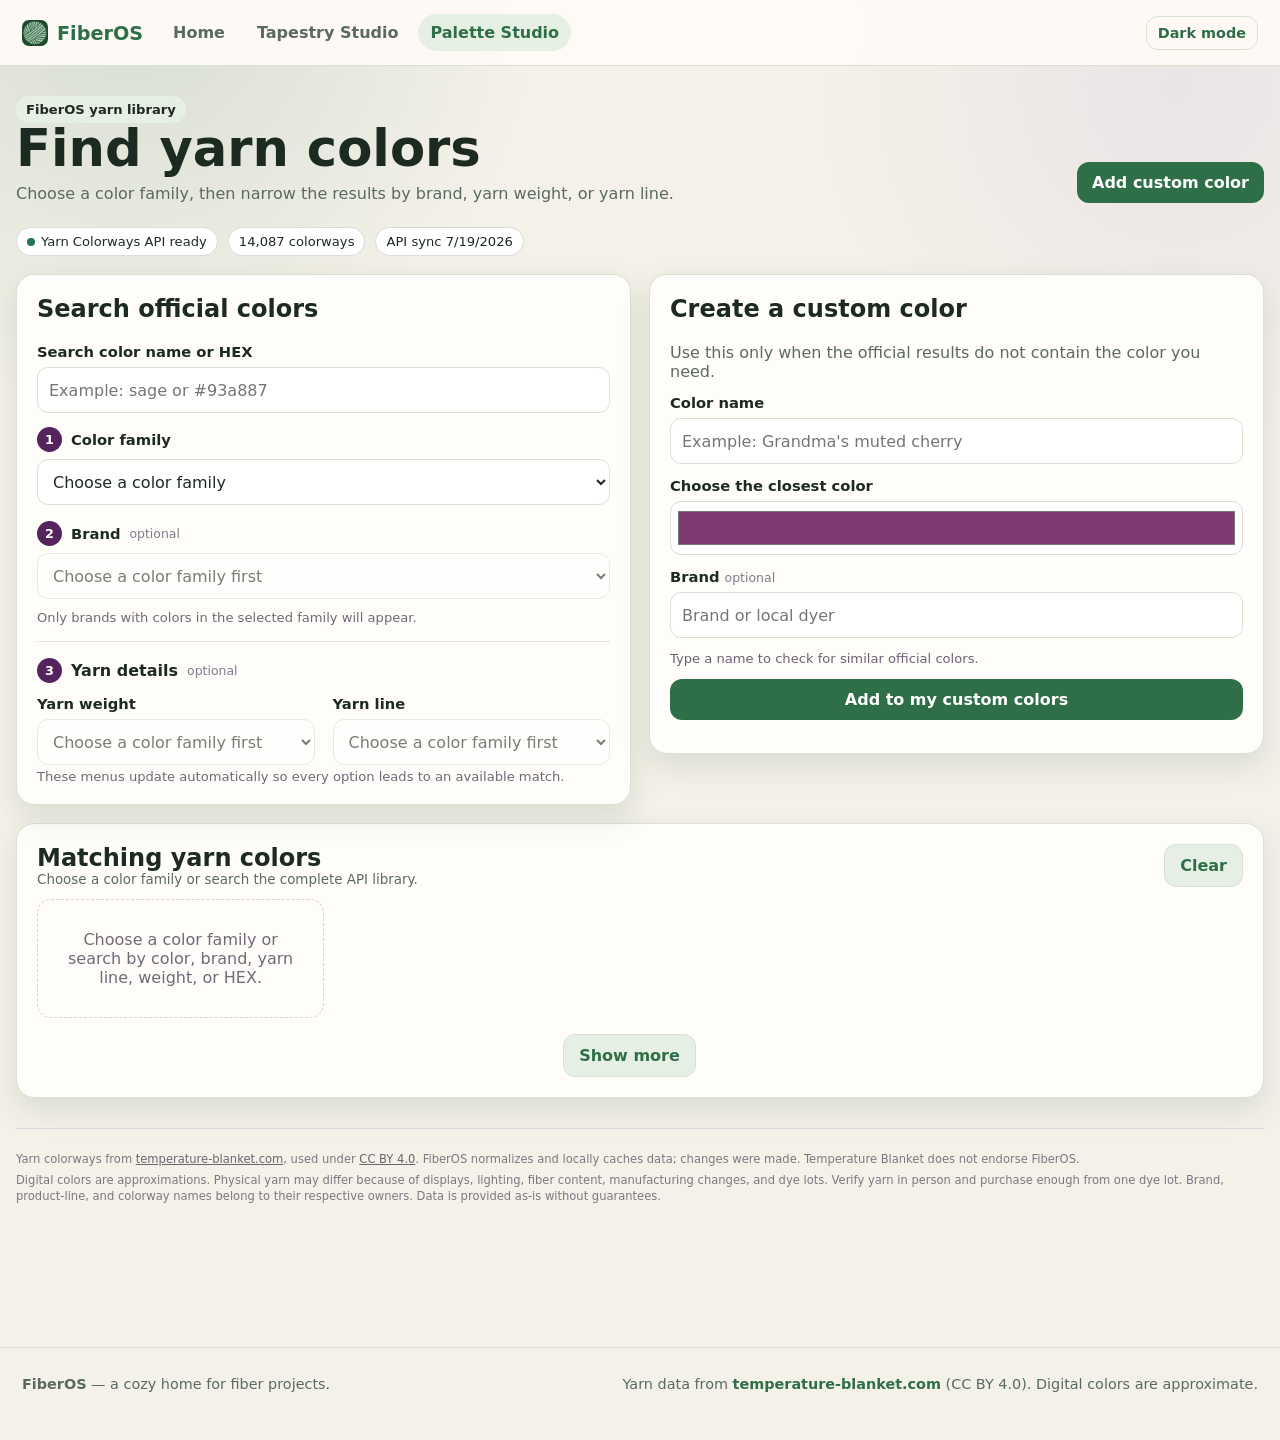
<file: FiberOS V1 Main/yarn-library.html>
<!doctype html>
<html>
<head>
<meta charset="utf-8"><meta name="viewport" content="width=device-width,initial-scale=1">
<title>FiberOS Yarn Library</title><link rel="stylesheet" href="shared.css">
  <link rel="stylesheet" href="fiberos-green.css">
<style>
  .library-meta{display:flex;gap:10px;flex-wrap:wrap;align-items:center;margin:12px 0 0}.meta-chip{border:1px solid #ded8df;border-radius:999px;padding:6px 10px;background:#fff;font-size:.82rem}.status-dot{display:inline-block;width:8px;height:8px;border-radius:50%;margin-right:6px;background:#a96b16}.status-dot.ready{background:#267352}.small{font-size:.84rem}
  .search-stack{display:grid;gap:16px}.step-label{display:flex;align-items:center;gap:9px}.step-number{display:grid;place-items:center;width:25px;height:25px;border-radius:50%;background:#55245d;color:#fff;font-size:.8rem;font-weight:800}.optional{font-weight:500;color:#887889;font-size:.78rem}
  select,input{min-height:46px}.filters{border-top:1px solid #e9e0e7;padding-top:16px}.result-shell{max-height:650px;overflow:auto;padding-right:6px;scrollbar-gutter:stable}.result-grid{display:grid;grid-template-columns:repeat(auto-fill,minmax(235px,1fr));gap:12px}.color-card{border:1px solid #e5dce4;border-radius:14px;background:#fff;padding:13px;display:grid;grid-template-columns:46px 1fr;gap:12px}.color-card .big-swatch{width:46px;height:46px;border-radius:12px;border:1px solid #0002}.result-name{font-weight:800}.result-meta{font-size:.8rem;color:#766777;line-height:1.4}.empty-state{padding:30px;text-align:center;border:1px dashed #ddcfdd;border-radius:14px;color:#766777}.custom-builder{display:grid;gap:13px}.match-note{font-size:.82rem;color:#725f73}.footer-credit{margin-top:30px;padding:18px 0 8px;border-top:1px solid #ded8df;color:#817783;font-size:.72rem;line-height:1.45}.footer-credit p{margin:4px 0}.footer-credit a{color:#6e6470}.countline{display:flex;justify-content:space-between;align-items:center;gap:10px;margin-bottom:12px}.inline-swatch{display:inline-block;width:15px;height:15px;border-radius:4px;vertical-align:-2px;margin-right:6px;border:1px solid #0002}.results-actions{display:flex;justify-content:center;padding-top:16px}.filter-help{margin:4px 0 0;color:#766777;font-size:.82rem}.field select:disabled{opacity:.6;cursor:not-allowed}.availability{font-size:.76rem;color:#887889;margin-left:auto;font-weight:600}.availability-badge{display:inline-flex;margin-top:6px;padding:3px 7px;border-radius:999px;background:#fff3dc;border:1px solid #efd4a5;color:#7a4d12;font-size:.72rem;font-weight:800}
  @media(max-width:760px){.hero{align-items:flex-start}.grid.two{grid-template-columns:1fr}.result-grid{grid-template-columns:1fr}.result-shell{max-height:560px}}
</style>
  <link rel="icon" href="favicon.ico" sizes="any">
  <link rel="icon" type="image/png" sizes="32x32" href="favicon-32.png" media="(prefers-color-scheme: light)">
  <link rel="icon" type="image/png" sizes="16x16" href="favicon-16.png" media="(prefers-color-scheme: light)">
  <link rel="icon" type="image/png" sizes="32x32" href="favicon-dark-32.png" media="(prefers-color-scheme: dark)">
  <link rel="icon" type="image/png" sizes="16x16" href="favicon-dark-16.png" media="(prefers-color-scheme: dark)">
  <link rel="apple-touch-icon" href="apple-touch-icon.png">
  <link rel="manifest" href="site.webmanifest">
  <meta name="theme-color" content="#1C4A2E">
</head>
<body>
<header class="top"><div class="topin"><a class="brand" href="index.html"><img src="favicon-32.png" alt="" width="26" height="26" style="vertical-align:-6px;margin-right:9px;border-radius:7px">FiberOS</a><nav class="nav"><a href="index.html">Home</a><a href="studio.html">Tapestry Studio</a><a class="active" href="palette-studio.html">Palette Studio</a></nav></div></header>
<main class="wrap">
<section class="hero"><div><span class="pill">FiberOS yarn library</span><h1>Find yarn colors</h1><div class="sub">Choose a color family, then narrow the results by brand, yarn weight, or yarn line.</div></div><button class="btn" id="openCustom">Add custom color</button></section>
<div class="library-meta"><span class="meta-chip"><span id="statusDot" class="status-dot"></span><span id="libraryStatus">Loading yarn colors…</span></span><span class="meta-chip" id="recordCount">0 colorways</span><span class="meta-chip" id="lastUpdated">Loading…</span></div>

<div class="grid two" style="margin-top:18px;align-items:start">
<section class="card"><h2>Search official colors</h2><div class="field" style="margin-bottom:14px"><label for="quickSearch">Search color name or HEX</label><input id="quickSearch" placeholder="Example: sage or #93a887"></div>
<div class="search-stack">
  <div class="field"><label class="step-label" for="familySearch"><span class="step-number">1</span>Color family <span class="availability" id="familyAvailability"></span></label><select id="familySearch"><option value="">Choose a color family</option><option>Red</option><option>Pink</option><option>Orange</option><option>Yellow</option><option>Green</option><option>Blue</option><option>Purple</option><option>Brown</option><option>Beige / Cream</option><option>Gray</option><option>Black</option><option>White</option><option>Silver</option><option>Gold</option></select></div>
  <div class="field"><label class="step-label" for="brandSearch"><span class="step-number">2</span>Brand <span class="optional">optional</span><span class="availability" id="brandAvailability"></span></label><select id="brandSearch" disabled><option value="">Choose a color family first</option></select><p class="filter-help">Only brands with colors in the selected family will appear.</p></div>
  <div class="filters"><div class="step-label" style="font-weight:800;margin-bottom:12px"><span class="step-number">3</span>Yarn details <span class="optional">optional</span></div>
    <div class="grid two"><div class="field"><label for="weightSearch">Yarn weight <span class="availability" id="weightAvailability"></span></label><select id="weightSearch" disabled><option value="">Choose a color family first</option></select></div><div class="field"><label for="yarnSearch">Yarn line <span class="availability" id="lineAvailability"></span></label><select id="yarnSearch" disabled><option value="">Choose a color family first</option></select></div></div>
    <p class="filter-help">These menus update automatically so every option leads to an available match.</p>
  </div>
</div></section>
<section class="card"><h2>Create a custom color</h2><div class="custom-builder"><p class="muted" style="margin:0">Use this only when the official results do not contain the color you need.</p><div class="field"><label for="customName">Color name</label><input id="customName" placeholder="Example: Grandma's muted cherry"></div><div class="field"><label for="customHex">Choose the closest color</label><input id="customHex" type="color" value="#7c3a71" style="width:100%;height:54px;padding:5px"></div><div class="field"><label for="customBrand">Brand <span class="optional">optional</span></label><input id="customBrand" placeholder="Brand or local dyer"></div><div id="customMatches" class="match-note">Type a name to check for similar official colors.</div><button class="btn" id="saveCustom" type="button">Add to my custom colors</button><div id="customList"></div></div></section>
</div>

<section class="card" style="margin-top:18px"><div class="countline"><div><h2 style="margin:0">Matching yarn colors</h2><div class="muted small" id="resultSummary">Choose a color family to see available yarn colors.</div></div><button class="btn secondary" id="clearFilters">Clear</button></div><div class="result-shell" id="resultShell"><div id="results" class="result-grid"><div class="empty-state">Choose a color family to begin.</div></div><div class="results-actions"><button class="btn secondary" id="showMore" hidden>Show more</button></div></div></section>

<footer class="footer-credit" aria-label="Yarn data attribution and disclaimer">
<p>Yarn colorways from <a href="https://temperature-blanket.com" target="_blank" rel="noopener">temperature-blanket.com</a>, used under <a href="https://creativecommons.org/licenses/by/4.0/" target="_blank" rel="noopener">CC BY 4.0</a>. FiberOS normalizes and locally caches data; changes were made. Temperature Blanket does not endorse FiberOS.</p>
<p>Digital colors are approximations. Physical yarn may differ because of displays, lighting, fiber content, manufacturing changes, and dye lots. Verify yarn in person and purchase enough from one dye lot. Brand, product-line, and colorway names belong to their respective owners. Data is provided as-is without guarantees.</p>

</footer>
</main>
<script src="shared.js"></script><script src="yarn-api.js"></script>
<script>
const FAMILY_ORDER=['red','pink','orange','yellow','green','blue','purple','brown','beige / cream','gray','black','white','silver','gold'];
const PAGE_SIZE=60;
let official=[],catalog={brands:[],yarns:[],weights:[]},filteredRows=[],visibleCount=PAGE_SIZE;
const $=id=>document.getElementById(id); const esc=v=>FIBER.escape(v||''); const norm=s=>String(s||'').toLowerCase().replace(/[^a-z0-9]/g,'');
function uniqueAlpha(a){return [...new Set(a.filter(Boolean))].sort((x,y)=>x.localeCompare(y,undefined,{sensitivity:'base'}))}
function weightName(x){const map={t:'Thread',c:'Cobweb',l:'Lace',lf:'Light Fingering',f:'Fingering',s:'Sport',d:'DK',w:'Worsted',a:'Aran',b:'Bulky',sb:'Super Bulky',j:'Jumbo',worsted:'Worsted',aran:'Aran',dk:'DK',bulky:'Bulky',fingering:'Fingering'};return x.yarnWeightName||map[x.yarnWeightId]||x.yarnWeightId||'Weight not listed'}
function inferFamily(x){
 if(x.colorFamily)return x.colorFamily.toLowerCase();
 const name=String(x.name||'').toLowerCase(); const n=norm(name);
 if(/multicolor|multi color|rainbow|variegat|ombre|stripe|print|speckle|marled/.test(name))return'multicolor';
 if(/rose gold|champagne|brass|mustard gold|sun gold|golden/.test(name)||/(^|[^a-z])gold([^a-z]|$)/.test(name))return'gold';
 if(/silver|pewter|platinum|metallic gray|metallic grey/.test(name))return'silver';
 let h=(x.hex||'#888888').replace('#','');if(h.length!==6)h='888888';let r=parseInt(h.slice(0,2),16),g=parseInt(h.slice(2,4),16),b=parseInt(h.slice(4,6),16),mx=Math.max(r,g,b),mn=Math.min(r,g,b),delta=mx-mn;
 const light=(mx+mn)/510; let hue=0;if(delta){hue=mx===r?((g-b)/delta)%6:mx===g?(b-r)/delta+2:(r-g)/delta+4;hue=(hue*60+360)%360}
 if(mx<48)return'black'; if(mn>238)return'white';
 if(delta<18){if(light>.88)return'white';if(light<.22)return'black';return'gray'}
 if((hue<20||hue>=340)&&light>.62&&r>b*1.12)return'pink';
 if(hue>=325&&hue<340&&light>.48)return'pink';
 if(hue>=18&&hue<48&&light<.62&&r<210)return'brown';
 if(hue>=15&&hue<55&&light>.72&&delta<90)return'beige / cream';
 if(hue<15||hue>=345)return'red';if(hue<45)return'orange';if(hue<70)return'yellow';if(hue<165)return'green';if(hue<255)return'blue';if(hue<325)return'purple';return'pink';
}
function familyRows(){const f=$('familySearch').value.toLowerCase();return f?official.filter(x=>inferFamily(x)===f):[]}
function setOptions(select,placeholder,items,current=''){select.innerHTML=`<option value="">${esc(placeholder)}</option>`+items.map(x=>`<option>${esc(x)}</option>`).join('');select.disabled=!$('familySearch').value;if(items.includes(current))select.value=current}
function updateDependentMenus(changed){
 const f=$('familySearch').value.toLowerCase();
 if(!f){setOptions($('brandSearch'),'Choose a color family first',[]);setOptions($('weightSearch'),'Choose a color family first',[]);setOptions($('yarnSearch'),'Choose a color family first',[]);['brandAvailability','weightAvailability','lineAvailability','familyAvailability'].forEach(id=>$(id).textContent='');return}
 let base=familyRows();$('familyAvailability').textContent=`${base.length.toLocaleString()} colors`;
 const oldB=$('brandSearch').value,oldW=$('weightSearch').value,oldY=$('yarnSearch').value;
 if(changed==='family'){$('brandSearch').value='';$('weightSearch').value='';$('yarnSearch').value=''}
 const brands=uniqueAlpha(base.filter(x=>(!$('weightSearch').value||weightName(x)===$('weightSearch').value)&&(!$('yarnSearch').value||x.yarnName===$('yarnSearch').value)).map(x=>x.brandName));
 setOptions($('brandSearch'),'All available brands',brands,changed==='family'?'':oldB);
 const b=$('brandSearch').value;
 const weights=uniqueAlpha(base.filter(x=>(!b||x.brandName===b)&&(!$('yarnSearch').value||x.yarnName===$('yarnSearch').value)).map(weightName));
 setOptions($('weightSearch'),'All available weights',weights,changed==='family'?'':oldW);
 const w=$('weightSearch').value;
 const lines=uniqueAlpha(base.filter(x=>(!b||x.brandName===b)&&(!w||weightName(x)===w)).map(x=>x.yarnName));
 setOptions($('yarnSearch'),'All available yarn lines',lines,changed==='family'?'':oldY);
 $('brandAvailability').textContent=`${brands.length} available`;$('weightAvailability').textContent=`${weights.length} available`;$('lineAvailability').textContent=`${lines.length} available`;
}
function getFilteredRows(){const f=$('familySearch').value.toLowerCase(),b=$('brandSearch').value,w=$('weightSearch').value,y=$('yarnSearch').value,q=norm($('quickSearch').value);return official.filter(x=>(!f||inferFamily(x)===f)&&(!b||x.brandName===b)&&(!w||weightName(x)===w)&&(!y||x.yarnName===y)&&(!q||norm([x.name,x.hex,x.brandName,x.yarnName,weightName(x)].join(' ')).includes(q))).sort((a,b)=>a.brandName.localeCompare(b.brandName)||a.yarnName.localeCompare(b.yarnName)||a.name.localeCompare(b.name))}
function renderResults(reset=true){
 if(reset)visibleCount=PAGE_SIZE;const f=$('familySearch').value;
 const q=$('quickSearch').value.trim();if(!f&&!q){filteredRows=[];$('results').innerHTML='<div class="empty-state">Choose a color family or search by color, brand, yarn line, weight, or HEX.</div>';$('resultSummary').textContent='Choose a color family or search the complete API library.';$('showMore').hidden=true;return}
 filteredRows=getFilteredRows();const shown=filteredRows.slice(0,visibleCount);const b=$('brandSearch').value,w=$('weightSearch').value,y=$('yarnSearch').value;
 const filters=[f,b,w,y,q&&`search: ${q}`].filter(Boolean).join(' · ');$('resultSummary').textContent=`${filteredRows.length.toLocaleString()} color${filteredRows.length===1?'':'s'} available${filters?' for '+filters:''}. Showing ${Math.min(shown.length,filteredRows.length).toLocaleString()}.`;
 $('results').innerHTML=shown.length?shown.map(x=>`<article class="color-card"><span class="big-swatch" style="background:${esc(x.hex)}"></span><div><div class="result-name">${esc(x.name)}</div><div class="hex">${esc(x.hex)}</div><div class="result-meta">${esc(x.brandName)} · ${esc(x.yarnName)}<br>${esc(weightName(x))}${x.unavailable?'<br><span class="availability-badge">Discontinued / unavailable</span>':''}</div></div></article>`).join(''):'<div class="empty-state">No official colors match all selected filters. Remove a filter or create a custom color.</div>';
 $('showMore').hidden=shown.length>=filteredRows.length;$('showMore').textContent=`Show ${Math.min(PAGE_SIZE,filteredRows.length-shown.length).toLocaleString()} more`;
}
function applyChange(type){updateDependentMenus(type);renderResults(true)}
function levenshtein(a,b){a=norm(a);b=norm(b);let d=Array.from({length:a.length+1},(_,i)=>[i]);for(let j=1;j<=b.length;j++)d[0][j]=j;for(let i=1;i<=a.length;i++)for(let j=1;j<=b.length;j++)d[i][j]=Math.min(d[i-1][j]+1,d[i][j-1]+1,d[i-1][j-1]+(a[i-1]===b[j-1]?0:1));return d[a.length][b.length]}
function checkCustom(){const q=$('customName').value.trim();if(!q){$('customMatches').textContent='Type a name to check for similar official colors.';return}const best=[...official].map(x=>({x,d:levenshtein(q,x.name)})).sort((a,b)=>a.d-b.d).slice(0,3);$('customMatches').innerHTML=best[0]&&best[0].d<=5?'Did you mean: '+best.map(({x})=>`<span style="white-space:nowrap"><span class="inline-swatch" style="background:${esc(x.hex)}"></span>${esc(x.name)}</span>`).join(' · '):'No close official name found. You can save this as a custom color.'}
function drawCustom(){const c=JSON.parse(localStorage.getItem('fiberosCustomColors')||'[]');$('customList').innerHTML=c.length?'<div style="display:grid;gap:7px">'+c.slice(0,6).map(x=>`<div class="suggestion"><span class="inline-swatch" style="background:${esc(x.hex)}"></span><strong>${esc(x.name)}</strong>${x.brand?' · '+esc(x.brand):''}</div>`).join('')+'</div>':''}
function saveCustom(){const name=$('customName').value.trim();if(!name)return alert('Enter a color name first.');const best=[...official].map(x=>({x,d:levenshtein(name,x.name)})).sort((a,b)=>a.d-b.d)[0];if(best&&best.d<=2&&!confirm(`A similar official color exists: ${best.x.name}. Add a custom color anyway?`))return;const c=JSON.parse(localStorage.getItem('fiberosCustomColors')||'[]');c.unshift({name,hex:$('customHex').value,brand:$('customBrand').value.trim()});localStorage.setItem('fiberosCustomColors',JSON.stringify(c));$('customName').value='';$('customBrand').value='';drawCustom();checkCustom()}
async function load(){try{const {meta,colorways}=await window.FiberOSYarnAPI.load();official=colorways.map(x=>({...x,yarnWeightName:weightName(x)}));$('statusDot').classList.add('ready');$('libraryStatus').textContent='Yarn Colorways API ready';$('recordCount').textContent=`${official.length.toLocaleString()} colorways`;$('lastUpdated').textContent=`API sync ${new Date(meta.syncedAt).toLocaleDateString()}`;($('fixtureNotice')||{}).hidden=true;updateDependentMenus('family');renderResults(true)}catch(e){console.error(e);$('libraryStatus').textContent='Yarn Colorways API unavailable';$('lastUpdated').textContent='Bundled API export failed validation';$('results').innerHTML='<div class="empty-state">FiberOS could not load the Yarn Colorways API export. No alternate yarn source is enabled.</div>'}drawCustom()}
$('familySearch').onchange=()=>applyChange('family');$('brandSearch').onchange=()=>applyChange('brand');$('weightSearch').onchange=()=>applyChange('weight');$('yarnSearch').onchange=()=>applyChange('line');$('showMore').onclick=()=>{visibleCount+=PAGE_SIZE;renderResults(false)};$('customName').oninput=checkCustom;$('saveCustom').onclick=saveCustom;$('openCustom').onclick=()=>{$('customName').focus();window.scrollTo({top:$('customName').getBoundingClientRect().top+scrollY-120,behavior:'smooth'})};$('clearFilters').onclick=()=>{$('familySearch').value='';$('brandSearch').value='';$('weightSearch').value='';$('yarnSearch').value='';updateDependentMenus('family');renderResults(true)};load();
</script>
<script>
(function(){
let compare=[];const favKey='fiberos_yarn_favorites',recentKey='fiberos_yarn_recent';
document.getElementById('quickSearch')?.addEventListener('input',()=>{visibleCount=60;renderResults(true)});
document.getElementById('resultGrid')?.addEventListener('click',e=>{const card=e.target.closest('.color-card');if(!card)return;const name=card.querySelector('.result-name')?.textContent||'',hex=card.querySelector('.big-swatch')?.style.backgroundColor||'';let recent=JSON.parse(localStorage.getItem(recentKey)||'[]');recent=[{name,hex},...recent.filter(x=>x.name!==name)].slice(0,20);localStorage.setItem(recentKey,JSON.stringify(recent));if(e.altKey){compare.push({name,hex});compare=compare.slice(-2);const tray=document.getElementById('compareTray');tray.style.display='block';document.getElementById('compareContent').innerHTML=compare.map(x=>`<div class="color-card"><span class="big-swatch" style="background:${x.hex}"></span><strong>${x.name}</strong></div>`).join('')}});
})();
</script>
<footer class="fx-footer"><div class="fx-footin"><div><strong>FiberOS</strong> &mdash; a cozy home for fiber projects.</div><div>Yarn data from <a href="https://temperature-blanket.com/" target="_blank" rel="noopener">temperature-blanket.com</a> (CC BY 4.0). Digital colors are approximate.</div></div></footer>
</body></html>
</file>
<file: FiberOS V1 Main/shared.css>
:root{--bg:#f6efe9;--surface:#fffaf6;--surface2:#f3e8f0;--ink:#2d1631;--muted:#70596f;--aub:#4a1f4f;--plum:#7c3a71;--pink:#c13f8a;--coral:#e97d6f;--line:#e7d9e2;--green:#2a7d58;--shadow:0 12px 30px rgba(74,31,79,.12);--r:18px}*{box-sizing:border-box}body{margin:0;font-family:Inter,ui-sans-serif,system-ui,-apple-system,"Segoe UI",sans-serif;background:radial-gradient(circle at 10% 0%,rgba(217,184,234,.3),transparent 22%),var(--bg);color:var(--ink)}button,input,select,textarea{font:inherit}a{color:inherit}.top{position:sticky;top:0;z-index:20;background:rgba(255,250,246,.94);backdrop-filter:blur(12px);border-bottom:1px solid var(--line)}.topin{max-width:1400px;margin:auto;padding:14px 22px;display:flex;align-items:center;gap:18px}.brand{font-weight:900;color:var(--aub);font-size:1.2rem;text-decoration:none}.nav{display:flex;gap:8px;flex-wrap:wrap}.nav a{text-decoration:none;padding:9px 12px;border-radius:999px;color:var(--muted);font-weight:750}.nav a.active,.nav a:hover{background:var(--surface2);color:var(--aub)}.spacer{flex:1}.btn{border:0;border-radius:12px;padding:11px 15px;font-weight:800;cursor:pointer;background:var(--aub);color:white;text-decoration:none;display:inline-flex;align-items:center;justify-content:center;gap:8px}.btn.secondary{background:var(--surface2);color:var(--aub);border:1px solid var(--line)}.btn.ghost{background:transparent;color:var(--aub);border:1px solid var(--line)}.btn.small{padding:8px 11px;font-size:.9rem}.wrap{max-width:1400px;margin:auto;padding:30px 22px 70px}.hero{display:flex;justify-content:space-between;align-items:end;gap:22px;margin-bottom:24px}.hero h1{font-size:clamp(2rem,4vw,3.5rem);margin:0 0 10px;line-height:1}.sub,.muted{color:var(--muted)}.grid{display:grid;gap:18px}.cards{grid-template-columns:repeat(3,minmax(0,1fr))}.card{background:var(--surface);border:1px solid var(--line);border-radius:var(--r);box-shadow:var(--shadow);padding:20px}.card h2,.card h3{margin-top:0}.row{display:flex;gap:12px;align-items:center;flex-wrap:wrap}.field{display:grid;gap:7px}.field label{font-weight:800;font-size:.92rem}.field input,.field select,.field textarea{width:100%;padding:11px;border:1px solid var(--line);border-radius:11px;background:white;color:var(--ink)}.field textarea{min-height:110px;resize:vertical}.two{grid-template-columns:repeat(2,minmax(0,1fr))}.three{grid-template-columns:repeat(3,minmax(0,1fr))}.pill{display:inline-flex;border-radius:999px;padding:6px 10px;background:var(--surface2);font-weight:800;font-size:.82rem}.project-grid{display:grid;grid-template-columns:repeat(auto-fill,minmax(250px,1fr));gap:18px}.project{overflow:hidden}.thumb{aspect-ratio:4/3;border-radius:14px;background:linear-gradient(135deg,#ead8eb,#f5d5cd);display:grid;place-items:center;margin-bottom:14px;position:relative}.thumb canvas{max-width:100%;max-height:100%;image-rendering:pixelated}.meta{display:flex;justify-content:space-between;gap:10px;color:var(--muted);font-size:.88rem}.empty{padding:50px;text-align:center;border:2px dashed var(--line);border-radius:var(--r);color:var(--muted)}.tablewrap{overflow:auto}.table{width:100%;border-collapse:collapse}.table th,.table td{padding:12px;border-bottom:1px solid var(--line);text-align:left}.swatch{width:30px;height:30px;border-radius:8px;border:1px solid rgba(0,0,0,.12);display:inline-block;vertical-align:middle}.notice{padding:14px 16px;border-radius:14px;background:#fff3dc;border:1px solid #efd4a5}.ok{background:#e9f6ef;border-color:#b7dfca}.tabs{display:flex;gap:8px;flex-wrap:wrap;margin-bottom:18px}.tab{border:1px solid var(--line);background:white;padding:9px 13px;border-radius:999px;cursor:pointer;font-weight:800}.tab.active{background:var(--aub);color:white}.hidden{display:none!important}.packet-layout{display:grid;grid-template-columns:360px minmax(0,1fr);gap:20px;align-items:start}.preview-shell{background:#d7d2d8;border-radius:18px;padding:18px;overflow:auto;min-height:700px}.paper{width:816px;min-height:1056px;margin:0 auto 18px;background:white;color:#222;box-shadow:0 8px 25px rgba(0,0,0,.18);padding:48px;position:relative}.paper.modern{border-top:18px solid #6d3a73}.paper.dark{background:#222;color:#f8f5f1}.paper.printer{box-shadow:none}.paper h1,.paper h2{margin-top:0}.packet-table{width:100%;border-collapse:collapse}.packet-table th,.packet-table td{border:1px solid #bbb;padding:8px}.chart-wrap{display:flex;gap:14px;align-items:flex-start}.legend{min-width:180px}.chart-canvas{max-width:100%;image-rendering:pixelated;border:1px solid #777}.instructions{font-family:ui-monospace,SFMono-Regular,Menlo,monospace;white-space:pre-wrap;line-height:1.55}.instructions.large{font-size:18px}.instructions.alt .instruction-row:nth-child(even){background:#eee}.paper.dark .instructions.alt .instruction-row:nth-child(even){background:#333}.instruction-row{padding:4px 6px}.symbol{font-weight:900}.suggestions{border:1px solid var(--line);border-radius:12px;background:white;overflow:hidden}.suggestion{padding:10px 12px;border-bottom:1px solid var(--line);cursor:pointer}.suggestion:last-child{border:0}.suggestion:hover{background:var(--surface2)}@media(max-width:1000px){.cards,.three,.two{grid-template-columns:1fr}.packet-layout{grid-template-columns:1fr}.paper{transform-origin:top left;transform:scale(.72);margin-bottom:-280px}.hero{align-items:start;flex-direction:column}}@media print{.top,.controls,.no-print{display:none!important}.wrap{max-width:none;padding:0}.preview-shell{background:white;padding:0;overflow:visible}.paper{box-shadow:none;margin:0;page-break-after:always;width:auto;min-height:auto}.paper:last-child{page-break-after:auto}}


/* Milestone 1 approved polish */
.theme-toggle{margin-left:auto}.danger{background:#8b2e3d!important;color:#fff!important}.status-message{padding:10px 12px;border-radius:12px;background:#fff3dc;border:1px solid #efd4a5;margin:10px 0}.kbd-focus:focus-visible,button:focus-visible,a:focus-visible,input:focus-visible,select:focus-visible,textarea:focus-visible{outline:3px solid #c13f8a;outline-offset:2px}
html[data-theme="dark"]{--bg:#181310;--surface:#241d17;--surface2:#31271d;--ink:#f2ebe0;--muted:#c8b7a3;--aub:#8fb79c;--plum:#6f9a7d;--line:#463729;--shadow:0 12px 30px rgba(0,0,0,.42);color-scheme:dark}
html[data-theme="dark"] body{background:radial-gradient(circle at 10% 0%,rgba(120,80,44,.22),transparent 24%),var(--bg)}
html[data-theme="dark"] .top{background:rgba(36,29,23,.96)}html[data-theme="dark"] .card,html[data-theme="dark"] .field input,html[data-theme="dark"] .field select,html[data-theme="dark"] .field textarea,html[data-theme="dark"] .tab,html[data-theme="dark"] .btn.secondary,html[data-theme="dark"] .btn.ghost,html[data-theme="dark"] .empty,html[data-theme="dark"] .suggestions{background:#241d17;color:var(--ink)}
html[data-theme="dark"] .paper{color:#222;background:white}

/* Packet layout corrections */
.chart-stack{display:flex;flex-direction:column;gap:14px;align-items:stretch}.chart-stack .legend{width:100%;display:grid;grid-template-columns:repeat(auto-fit,minmax(180px,1fr));gap:6px 18px}.chart-stack .legend h3{grid-column:1/-1;margin:0 0 4px}.chart-stack .chart-canvas{align-self:center;max-width:100%;height:auto}.btn.danger{background:#7d2638;color:#fff}
@media print{
  @page{size:letter portrait;margin:.35in}
  html,body{background:#fff!important;margin:0!important;padding:0!important}
  .top,.controls,.hero{display:none!important}
  .wrap{max-width:none!important;padding:0!important;margin:0!important}
  .packet-layout{display:block!important}
  .preview-shell{background:#fff!important;padding:0!important;overflow:visible!important;min-height:0!important}
  .paper,.paper.modern,.paper.dark,.paper.printer{width:7.8in!important;min-height:10.2in!important;max-width:7.8in!important;margin:0 auto!important;padding:.38in!important;box-shadow:none!important;transform:none!important;page-break-after:always!important;break-after:page!important;overflow:hidden!important;background:#fff!important;color:#222!important;border-top-width:0!important}
  .paper:last-child{page-break-after:auto!important;break-after:auto!important}
  .paper h1{font-size:22pt!important}.paper h2{font-size:16pt!important}.paper h3{font-size:11pt!important}.paper p,.paper td,.paper th,.paper small{font-size:9pt!important}
  .packet-table{font-size:8pt!important}.packet-table th,.packet-table td{padding:4px!important}
  .chart-canvas{max-width:100%!important;max-height:6.9in!important;width:auto!important;height:auto!important}
  .chart-stack .legend{font-size:8pt!important;grid-template-columns:repeat(2,minmax(0,1fr))!important}
  .instructions{font-size:8.5pt!important;line-height:1.3!important}.instructions.large{font-size:10pt!important}
}


/* Packet builder remains usable at 100% browser zoom. */
@media (max-width:1500px){
  .packet-layout{grid-template-columns:310px minmax(0,1fr);gap:16px}
  .wrap{max-width:1280px;padding-left:16px;padding-right:16px}
  .controls .card{padding:16px}
  .paper{width:min(816px,100%);min-height:auto;padding:36px}
}
@media (max-width:1100px){
  .packet-layout{grid-template-columns:1fr}
  .controls{grid-template-columns:repeat(2,minmax(0,1fr))}
  .preview-shell{min-height:0}
}
@media (max-width:760px){.controls{grid-template-columns:1fr}.paper{padding:22px}}
</file>
<file: FiberOS V1 Main/fiberos-green.css>
/* ==========================================================================
   FiberOS — Green Design System (Phase 2)
   --------------------------------------------------------------------------
   ONE stylesheet that re-skins the whole suite to the green identity.
   Load it AFTER the page's own styles (shared.css or studio's inline <style>)
   so these values win.

   Two styling systems exist in the app, with different variable names:
     - shared.css pages (home, packet, yarn):  --aub, --plum, --pink, --coral, --surface2 ...
     - studio.html (self-contained):           --aubergine, --plum, --magenta, --lilac, --gold, --surface-2 ...
   We override BOTH so the palette is consistent from a single file.

   Palette
     Core greens   forest #20482F   hunter #2F6F48 (primary)   sage #E6EFE3 / #8FAE97
     Accents       burnt orange #B5631D   lavender #B9A3E0   periwinkle #7F88CF
     No mint, anywhere.
   ========================================================================== */

/* ---- LIGHT THEME ---------------------------------------------------------- */
:root {
  /* shared.css variable names */
  --bg: #f4f1e8;
  --surface: #fffdfa;
  --surface2: #e6efe3;
  --ink: #1d2a22;
  --muted: #5b6a60;
  --aub: #2f6f48;      /* primary brand green (hunter) */
  --plum: #20482f;     /* deeper forest */
  --pink: #7f88cf;     /* periwinkle accent */
  --coral: #b5631d;    /* burnt orange accent */
  --green: #2f8a5b;    /* success / thumbnails */
  --line: #d7e1d4;
  --shadow: 0 12px 30px rgba(31, 72, 46, .12);
  --r: 18px;

  /* studio.html variable names */
  --surface-2: #e6efe3;
  --aubergine: #2f6f48;
  --magenta: #7f88cf;  /* periwinkle */
  --lilac: #b9a3e0;    /* lavender */
  --gold: #c29a4b;     /* soft warm gold, sits fine beside greens */
  --success: #2f8a5b;
  --warning: #b5631d;  /* burnt orange */
  --radius: 18px;

  /* extra tokens for new Phase 2 UI */
  --fx-forest: #20482f;
  --fx-hunter: #2f6f48;
  --fx-sage: #8fae97;
  --fx-burnt: #b5631d;
  --fx-lavender: #b9a3e0;
  --fx-peri: #7f88cf;
}

/* Soft green glow instead of the old lilac/coral wash. */
body {
  background:
    radial-gradient(circle at 10% 0%, rgba(143, 174, 151, .28), transparent 22%),
    radial-gradient(circle at 92% 6%, rgba(185, 163, 224, .16), transparent 20%),
    var(--bg) !important;
}

/* Project thumbnails: sage-to-lavender instead of pink. */
.thumb {
  background: linear-gradient(135deg, #dfeadb, #ece5f4) !important;
}

/* Accent focus ring in periwinkle for a calm, on-brand highlight. */
a:focus-visible, button:focus-visible, input:focus-visible,
select:focus-visible, textarea:focus-visible, .kbd-focus:focus-visible {
  outline: 3px solid var(--fx-peri) !important;
  outline-offset: 2px;
}

/* Studio's top bar is a hardcoded aubergine gradient — green it.
   Scoped to `.app header` so shared.css pages (which use `.top`, no `.app`) are untouched. */
.app header {
  background: linear-gradient(90deg, #20482f, #2f6f48 55%, #3f7d55) !important;
}

/* ---- DARK THEME ----------------------------------------------------------- */
html[data-theme="dark"] {
  /* Warm chocolate base. Green primary/header keep the brand; gold, coral and sage are
     the accents. No purples or periwinkles anywhere. */
  /* shared.css names */
  --bg: #181310;
  --surface: #241d17;
  --surface2: #31271d;
  --ink: #f2ebe0;
  --muted: #c8b7a3;
  --aub: #8fb79c;      /* soft sage-green for text/accents on dark */
  --plum: #6f9a7d;
  --pink: #d0857e;     /* warm rose (was periwinkle) */
  --coral: #d1793a;
  --green: #4cad7a;
  --line: #463729;
  --shadow: 0 12px 30px rgba(0, 0, 0, .42);

  /* studio names */
  --surface-2: #31271d;
  --aubergine: #8fb79c;
  --magenta: #2f8a5b;  /* green so button gradients stay on-brand (was periwinkle) */
  --lilac: #b98a4a;    /* warm gold-brown (was lavender) */
  --gold: #d8a24a;
  --success: #4cad7a;
  --warning: #d1793a;
}

html[data-theme="dark"] body {
  background:
    radial-gradient(circle at 10% 0%, rgba(120, 80, 44, .22), transparent 24%),
    var(--bg) !important;
}

html[data-theme="dark"] .thumb {
  background: linear-gradient(135deg, #2a221a, #3a2c1d) !important;
}

html[data-theme="dark"] .app header {
  background: linear-gradient(90deg, #16301f, #1f4d2e 55%, #2b6440) !important;
}

/* ---- Shared new-component styles (used by the FiberOS home/dashboard) ----- */
.fx-footer {
  border-top: 1px solid var(--line);
  margin-top: 60px;
  padding: 28px 22px 48px;
  color: var(--muted);
  font-size: .9rem;
}
.fx-footer .fx-footin { max-width: 1400px; margin: auto; display: flex; gap: 18px; flex-wrap: wrap; justify-content: space-between; }
.fx-footer a { color: var(--aub); text-decoration: none; font-weight: 700; }
.fx-footer a:hover { text-decoration: underline; }

/* Tool launcher cards on the home page */
.fx-tools { display: grid; grid-template-columns: repeat(auto-fill, minmax(240px, 1fr)); gap: 18px; }
.fx-tool {
  display: block; text-decoration: none; color: inherit;
  background: var(--surface); border: 1px solid var(--line);
  border-radius: var(--r); box-shadow: var(--shadow); padding: 22px;
  transition: transform .12s ease, box-shadow .12s ease;
}
.fx-tool:hover { transform: translateY(-3px); box-shadow: 0 16px 36px rgba(31, 72, 46, .18); }
.fx-tool .fx-tool-eyebrow { font-weight: 800; font-size: .78rem; letter-spacing: .04em; text-transform: uppercase; color: var(--aub); }
.fx-tool h3 { margin: 8px 0 6px; }
.fx-tool.fx-soon { opacity: .72; }
.fx-tool.fx-soon .fx-badge {
  display: inline-block; margin-top: 10px; padding: 4px 10px; border-radius: 999px;
  background: var(--surface2); color: var(--muted); font-weight: 800; font-size: .74rem;
}
.fx-swatches { display: flex; gap: 6px; margin-top: 14px; }
.fx-swatches span { width: 20px; height: 20px; border-radius: 6px; border: 1px solid rgba(0,0,0,.08); }
.fx-section-head { display: flex; align-items: baseline; justify-content: space-between; gap: 12px; margin: 34px 0 14px; }
.fx-section-head h2 { margin: 0; }

/* ---- Studio-only accent fixes -------------------------------------------------
   Studio has a few hardcoded pink/aubergine gradients that variable overrides
   can't reach. These are scoped to `.app` (studio's wrapper) so shared.css pages
   are untouched. !important beats studio's later non-important inline rules. */

/* Primary/default buttons: pink gradient -> green. Leave secondary/ghost/tertiary/danger. */
.app .btn:not(.secondary):not(.ghost):not(.tertiary):not(.danger) {
  background: linear-gradient(135deg, #2f6f48, #20482f) !important;
  box-shadow: 0 8px 22px rgba(31, 72, 46, .22) !important;
}
/* Brand badge tile */
.app .brand-badge {
  background: linear-gradient(145deg, #2f6f48, #8fae97) !important;
}
/* Header CTA ("Sign In to Save") uses a bare .primary class, pink by default. */
.app .primary {
  background: linear-gradient(135deg, #2f6f48, #20482f) !important;
  color: #fff !important;
}
/* Active-state outlines: pink -> periwinkle */
.app .tool-box.active { outline-color: var(--fx-peri) !important; }
.app .palette-item.active { outline-color: var(--fx-peri) !important; box-shadow: 0 0 0 3px rgba(127, 136, 207, .14) !important; }
.app .replacement-option.selected { outline-color: var(--fx-peri) !important; background: #f3f4fb !important; }
.app .step-chip.active { color: var(--fx-hunter) !important; }
html[data-theme="dark"] .app .step-chip.active { color: #20482f !important; }

/* ---- Dark-mode readability fixes (low-contrast chips/notes) ----------------- */
/* The "auto" tag (.kbd) hardcodes a white background; give it a themed one so its
   text is readable in dark mode. */
html[data-theme="dark"] .kbd {
  background: #2c3a2e !important;
  color: #e8f0e8 !important;
  border-color: #3c4c3d !important;
}
/* Info notes / tips used hardcoded pale backgrounds that vanish in dark mode. */
html[data-theme="dark"] .note {
  background: #1f2e1e !important;
  border-color: #33472f !important;
  color: #dcecdd !important;
}
html[data-theme="dark"] .tip {
  background: #2a2620 !important;
  border-color: #4a4230 !important;
  color: #ecdfc4 !important;
}
/* summary-card ("Grid size recommendation") text stays readable on its dark card. */
html[data-theme="dark"] .summary-card { color: var(--ink) !important; }

/* Studio surfaces that hardcode a light background and were missed by the app's own
   dark-mode rules — they showed dark/low-contrast text on white in night mode.
   The Beginner-guide walkthrough panel + chapter cards + the Close button were the
   worst offenders (unreadable). Give them a dark surface with light text. */
html[data-theme="dark"] .video-stage,
html[data-theme="dark"] .chapter,
html[data-theme="dark"] .close,
html[data-theme="dark"] .option-card,
html[data-theme="dark"] .yarn-pick-card,
html[data-theme="dark"] .variant-card,
html[data-theme="dark"] .mode-card,
html[data-theme="dark"] .color-summary,
html[data-theme="dark"] .replacement-option,
html[data-theme="dark"] .compare-stage,
html[data-theme="dark"] .instructions,
html[data-theme="dark"] .checkline,
html[data-theme="dark"] .layout-option,
html[data-theme="dark"] .chart-preview-card {
  background: #23211d !important;      /* warm dark, low glare */
  color: #ecefe6 !important;
  border-color: #3d4438 !important;
}
/* Make sure child text inside those cards inherits the light color (titles were
   using the button's default dark color; muted text was pale green on white). */
html[data-theme="dark"] .chapter strong,
html[data-theme="dark"] .option-card strong,
html[data-theme="dark"] .mode-card strong { color: #f2f5ee !important; }
html[data-theme="dark"] .chapter .muted,
html[data-theme="dark"] .video-stage .muted { color: #c3cdba !important; }

/* Selected/active states that used pink-tinted white backgrounds. */
html[data-theme="dark"] .selected { background: #2a2a33 !important; }

/* Packet + Yarn Library surfaces that hardcode white (dropdowns, result cards, chips)
   and would glare as white boxes on the dark pages. */
html[data-theme="dark"] .yarn-results,
html[data-theme="dark"] .setting-preview,
html[data-theme="dark"] .meta-chip,
html[data-theme="dark"] .color-card,
html[data-theme="dark"] .yarn-result,
html[data-theme="dark"] .yarn-selected {
  background: #23211d !important;
  color: #ecefe6 !important;
  border-color: #3d4438 !important;
}
/* Amber "notice"/status/availability chips: dark, low-glare version with light text. */
html[data-theme="dark"] .notice,
html[data-theme="dark"] .status-message,
html[data-theme="dark"] .availability-badge {
  background: #2a2620 !important;
  border-color: #4a4230 !important;
  color: #ecdfc4 !important;
}

/* =========================================================================
   Editor app-shell: the chart is ALWAYS fully visible. Tools (left) and the
   color key (right) each scroll on their own; the chart fills the middle and is
   sized in JS (fitEditorChart) to the visible height, so nothing gets clipped
   and there is no page scroll to hunt for the graph.
   ========================================================================= */
#screen-editor.active { height: calc(100vh - 116px) !important; overflow: hidden !important; }
#screen-editor .editor-layout {
  display: grid !important;
  grid-template-columns: 264px minmax(0, 1fr) 300px !important;
  grid-template-rows: 100% !important;
  grid-template-areas: "tools chart colorkey" !important;
  height: 100% !important; min-height: 0 !important; gap: 14px !important;
}
#screen-editor .editor-layout > .panel.left { grid-area: tools; min-height: 0; overflow: auto; overscroll-behavior: contain; }
#screen-editor .editor-layout > .panel:not(.left):not(.right) { grid-area: chart; min-height: 0; overflow: hidden; }
#screen-editor .editor-layout > .panel.right { grid-area: colorkey; min-height: 0; overflow: auto; overscroll-behavior: contain; }
/* Right column is a simple vertical stack (older layouts set this to a 3-col grid, which
   collapsed the color list to a sliver). */
#screen-editor .editor-layout > .panel.right .panel-pad { display: flex !important; flex-direction: column; align-items: stretch; gap: 12px; }
/* color key: a vertical, scrollable list of colors (never cut off sideways) */
#screen-editor .panel.right .palette-list {
  display: grid !important; grid-template-columns: 1fr !important;
  gap: 10px; overflow: visible !important; max-height: none !important;
}
/* Each color is a compact card that fits the narrow column: swatch + name/detail on the
   first row (text wraps normally), the Use/Options buttons on their own row below. */
#screen-editor .panel.right .palette-item {
  display: flex !important; flex-wrap: wrap; align-items: center; gap: 8px 10px;
  width: auto; min-width: 0;
}
#screen-editor .panel.right .palette-item > .color-swatch { flex: 0 0 auto; }
#screen-editor .panel.right .palette-item > div:not(.palette-quick-actions) { flex: 1 1 150px; min-width: 0; }
#screen-editor .panel.right .palette-item > .palette-quick-actions { flex: 1 0 100%; justify-content: flex-start; }
#screen-editor .panel.right .tip { display: none; }
#screen-editor .panel.right #addEditorColorBtn { width: 100%; }
/* graph pane fills its column; the chart box height is set in JS */
#screen-editor .editor-layout > .panel:not(.left):not(.right) > .panel-pad { height: 100%; display: flex; flex-direction: column; min-height: 0; }
#screen-editor .editor-compare { flex: 1; min-height: 0; grid-template-columns: 150px minmax(0, 1fr) !important; align-items: start; }
#screen-editor .editor-source-card { align-self: start; position: static; }
#screen-editor .editor-canvas-wrap { min-height: 0 !important; overflow: auto; display: flex; align-items: flex-start; justify-content: center; }
/* Keep the reference thumbnail visible at every desktop width — users want to see it while
   they work. The chart still fills its (wide) column beside it. Only genuinely source-less
   designs (blank grids) drop the reference, via the .no-source rule. */
/* Narrow screens: stack and let the page scroll (JS uses the mobile path). */
@media (max-width: 1000px) {
  #screen-editor.active { height: auto !important; overflow: visible !important; }
  #screen-editor .editor-layout {
    grid-template-columns: 1fr !important;
    grid-template-areas: "colorkey" "tools" "chart" !important;
    height: auto !important;
  }
  #screen-editor .panel.right .palette-list { grid-template-columns: repeat(2, minmax(0,1fr)) !important; }
  #screen-editor .editor-canvas-wrap { min-height: 420px !important; }
}

/* Editor tools: keep only the tapestry essentials (paint, fill, eyedropper,
   undo, redo). Hide recolor-region, select/line/circle/replace-all, and the
   selection-transform actions — clutter for tapestry chart correction. */
#screen-editor #toolButtonsWrap [data-tool="rect"],
#screen-editor #toolButtonsWrap #selectTool,
#screen-editor #toolButtonsWrap #lineTool,
#screen-editor #toolButtonsWrap #circleTool,
#screen-editor #toolButtonsWrap #replaceAllTool { display: none !important; }
#screen-editor .tool-box:has(#selectionInfo) { display: none !important; }

/* Packet: written instructions must be background-free so they print cleanly
   (the dark-mode audit was leaking a dark background onto the printable page). */
.paper .instructions,
html[data-theme="dark"] .paper .instructions {
  background: transparent !important;
  color: #1a1a1a !important;
}

/* =========================================================================
   Packet: trim the customization fat (approved).
   ========================================================================= */
.controls .card:has(#projectPhoto) { display: none !important; }   /* Pattern contents: photo / blank grid / journal */
.controls .field:has(#theme) { display: none !important; }         /* Visual-style themes (one clean style only) */
.controls label:has(#compress) { display: none !important; }       /* Compress toggle — now always on (the crochet standard) */
/* Color details: display + light "change yarn" only, not a full re-editor */
#colorEditor .yarn-match-actions { display: none !important; }               /* "Show closest colors" */
#colorEditor .field:has(input[data-k="hex"]) { display: none !important; }   /* raw hex field */
#colorEditor .grid.two:has(input[data-k="name"]) { display: none !important; } /* name/brand text inputs */

/* =========================================================================
   Dark-mode readability fixes (FL-41): brush-size buttons + live sample.
   ========================================================================= */
html[data-theme="dark"] .brush-options button {
  background: #23211d !important;
  color: #ecefe6 !important;
  border-color: #3d4438 !important;
}
html[data-theme="dark"] .brush-options button.active {
  background: #2f4636 !important;
  border-color: #4a7a5c !important;
}
html[data-theme="dark"] .setting-preview .sample-row:nth-child(even) { background: #2c2a25 !important; }

/* Global brand-filter reminder chip (Tapestry Studio header) */
.brand-chip{display:inline-flex;align-items:center;gap:6px;padding:6px 12px;border:1px solid var(--line);border-radius:999px;background:var(--surface);color:var(--ink);font-weight:800;font-size:.8rem;text-decoration:none;white-space:nowrap;line-height:1}
.brand-chip:hover{border-color:var(--aub)}
.brand-chip.filtered{background:var(--surface2);border-color:var(--aub);color:var(--aub)}
.brand-chip::before{content:"";width:8px;height:8px;border-radius:50%;background:var(--muted)}
.brand-chip.filtered::before{background:var(--aub)}

/* Prominent "Choose your yarn" card on the Adjust screen (easy to spot, not buried) */
.tool-box.highlight-box{border:1.5px solid var(--aub);background:var(--surface2);border-radius:14px;padding:14px}
.tool-box.highlight-box .hl-title{font-weight:800;font-size:1.04rem;color:var(--ink)}
.tool-box.highlight-box .hl-tag{background:var(--aub);color:#fff;font-size:.64rem;font-weight:800;padding:2px 9px;border-radius:999px;text-transform:uppercase;letter-spacing:.04em}

/* Adjust screen: soft glow when stitch fields auto-update; sticky Create button */
@keyframes fiberosFieldFlash { 0%{box-shadow:0 0 0 3px var(--aub)} 100%{box-shadow:0 0 0 0 rgba(0,0,0,0)} }
.field-flash{ animation:fiberosFieldFlash .8s ease-out }
#screen-adjust .cta-sticky{position:sticky;bottom:12px;z-index:6;padding-top:10px}

/* Reference thumbnail fills its (narrow) column; chart column layout is defined in the
   editor app-shell block above so it can respond to width. */
#screen-editor .editor-source-card canvas { width: 100%; height: auto; }

/* The dark-mode top bar was a hardcoded plum in shared.css — green it to match the brand. */
html[data-theme="dark"] .top{ background: rgba(19,29,21,.96) !important; }
</file>
